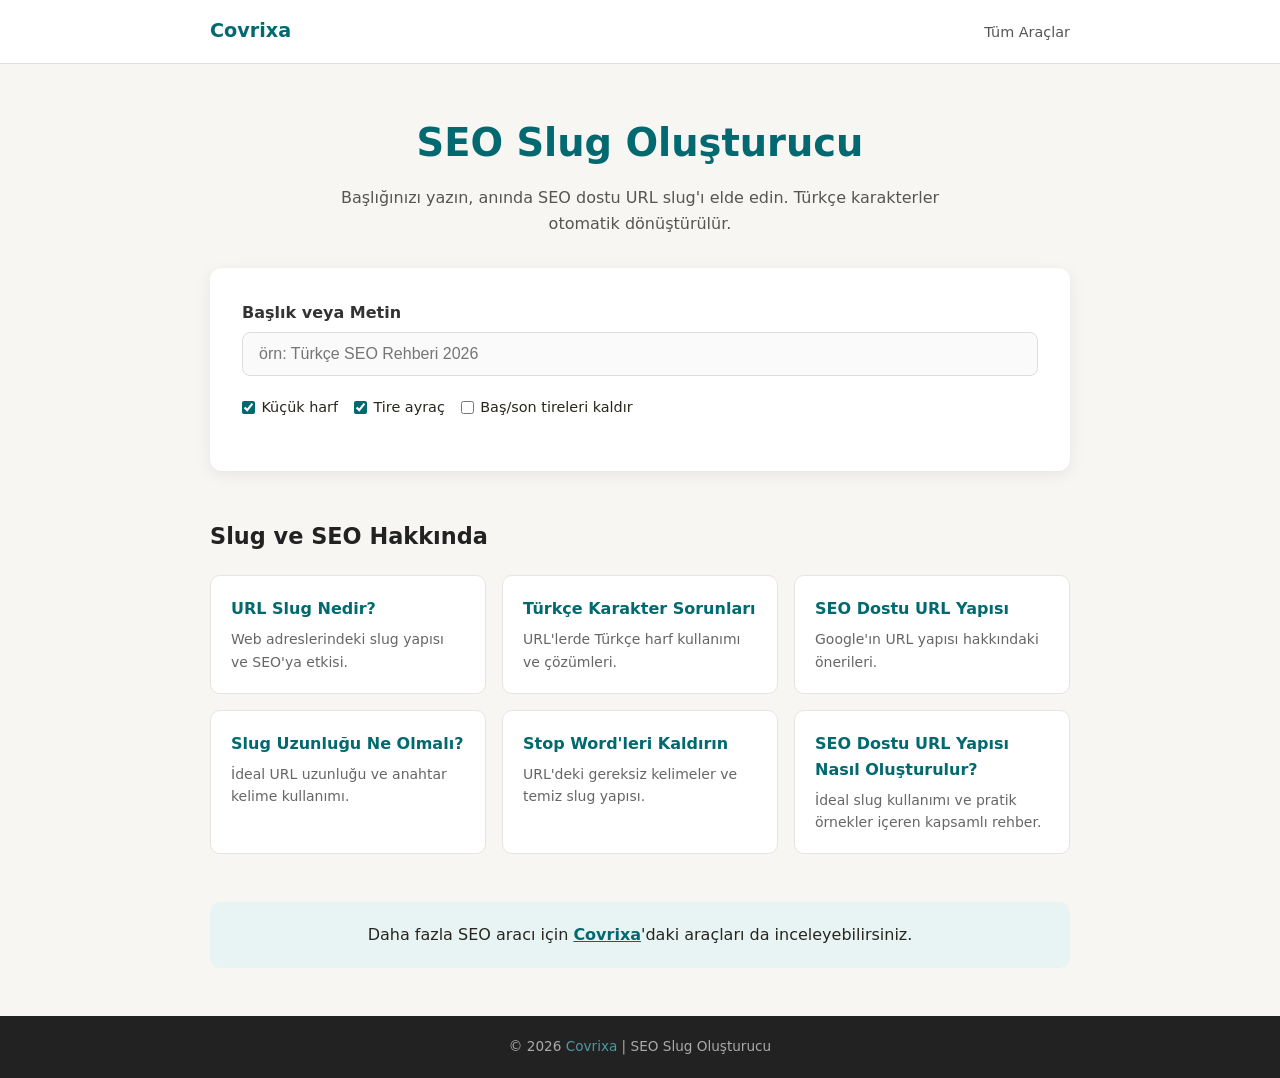
<file: index.html>
<!DOCTYPE html>
<html lang="tr">
<head>
  <!-- Google tag (gtag.js) -->
  <script async src="https://www.googletagmanager.com/gtag/js?id=G-CZY23NY5SJ"></script>
  <script>
    window.dataLayer = window.dataLayer || [];
    function gtag(){dataLayer.push(arguments);}
    gtag('js', new Date());
    gtag('config', 'G-CZY23NY5SJ');
  </script>
  <meta charset="UTF-8">
  <meta name="viewport" content="width=device-width, initial-scale=1.0">
  <title>SEO Slug Oluşturucu | URL Dostu Bağlantı Üretici</title>
  <meta name="description" content="Türkçe karakterleri otomatik dönüştüren ücretsiz SEO slug oluşturucu. Başlığınızı anında URL dostu slug'a çevirin.">
  <link rel="canonical" href="https://polatozaslan21.github.io/slugolusturucu/">
  <meta property="og:title" content="SEO Slug Oluşturucu | URL Dostu Bağlantı Üretici">
  <meta property="og:description" content="Türkçe karakterleri otomatik dönüştüren ücretsiz SEO slug oluşturucu.">
  <meta property="og:type" content="website">
  <meta property="og:url" content="https://polatozaslan21.github.io/slugolusturucu/">
  <meta property="og:locale" content="tr_TR">
  <script type="application/ld+json">{"@context":"https://schema.org","@type":"WebApplication","name":"SEO Slug Oluşturucu","url":"https://polatozaslan21.github.io/slugolusturucu/","description":"Türkçe başlıkları SEO dostu URL slug'larına dönüştürür.","applicationCategory":"UtilityApplication","inLanguage":"tr"}</script>
  <link rel="stylesheet" href="style.css">
</head>
<body>
  <header class="site-header">
    <div class="container">
      <a href="https://covrixa.com" class="logo" target="_blank" rel="noopener">Covrixa</a>
      <nav>
        <a href="https://covrixa.com/tr/" target="_blank" rel="noopener">Tüm Araçlar</a>
      </nav>
    </div>
  </header>

  <main class="container">
    <section class="hero">
      <h1>SEO Slug Oluşturucu</h1>
      <p>Başlığınızı yazın, anında SEO dostu URL slug'ı elde edin. Türkçe karakterler otomatik dönüştürülür.</p>
    </section>

    <section class="calculator-card">
      <div class="form-group">
        <label for="inputText">Başlık veya Metin</label>
        <input type="text" id="inputText" placeholder="örn: Türkçe SEO Rehberi 2026" autocomplete="off">
      </div>
      <div class="options-row">
        <label class="option-label"><input type="checkbox" id="optLower" checked> Küçük harf</label>
        <label class="option-label"><input type="checkbox" id="optDash" checked> Tire ayraç</label>
        <label class="option-label"><input type="checkbox" id="optTrim"> Baş/son tireleri kaldır</label>
      </div>
      <div class="result-group" id="resultGroup" style="display:none">
        <label>Oluşturulan Slug</label>
        <div class="result-row">
          <input type="text" id="slugOutput" readonly>
          <button class="btn-copy" id="copyBtn" onclick="copySlug()">Kopyala</button>
        </div>
        <p class="char-count" id="charCount"></p>
      </div>
    </section>

    <section class="blog-section">
      <h2>Slug ve SEO Hakkında</h2>
      <div class="blog-grid">
        <a href="blog1.html" class="blog-card"><h3>URL Slug Nedir?</h3><p>Web adreslerindeki slug yapısı ve SEO'ya etkisi.</p></a>
        <a href="blog2.html" class="blog-card"><h3>Türkçe Karakter Sorunları</h3><p>URL'lerde Türkçe harf kullanımı ve çözümleri.</p></a>
        <a href="blog3.html" class="blog-card"><h3>SEO Dostu URL Yapısı</h3><p>Google'ın URL yapısı hakkındaki önerileri.</p></a>
        <a href="blog4.html" class="blog-card"><h3>Slug Uzunluğu Ne Olmalı?</h3><p>İdeal URL uzunluğu ve anahtar kelime kullanımı.</p></a>
        <a href="blog5.html" class="blog-card"><h3>Stop Word'leri Kaldırın</h3><p>URL'deki gereksiz kelimeler ve temiz slug yapısı.</p></a>
        <a href="blog6.html" class="blog-card"><h3>SEO Dostu URL Yapısı Nasıl Oluşturulur?</h3><p>İdeal slug kullanımı ve pratik örnekler içeren kapsamlı rehber.</p></a>
      </div>
    </section>

    <section class="covrixa-cta">
      <p>Daha fazla SEO aracı için <a href="https://covrixa.com/tr/" target="_blank" rel="noopener">Covrixa</a>'daki araçları da inceleyebilirsiniz.</p>
    </section>
  </main>

  <footer class="site-footer">
    <div class="container">
      <p>&copy; 2026 <a href="https://covrixa.com" target="_blank" rel="noopener">Covrixa</a> | SEO Slug Oluşturucu</p>
    </div>
  </footer>

  <script src="script.js"></script>
</body>
</html>
</file>
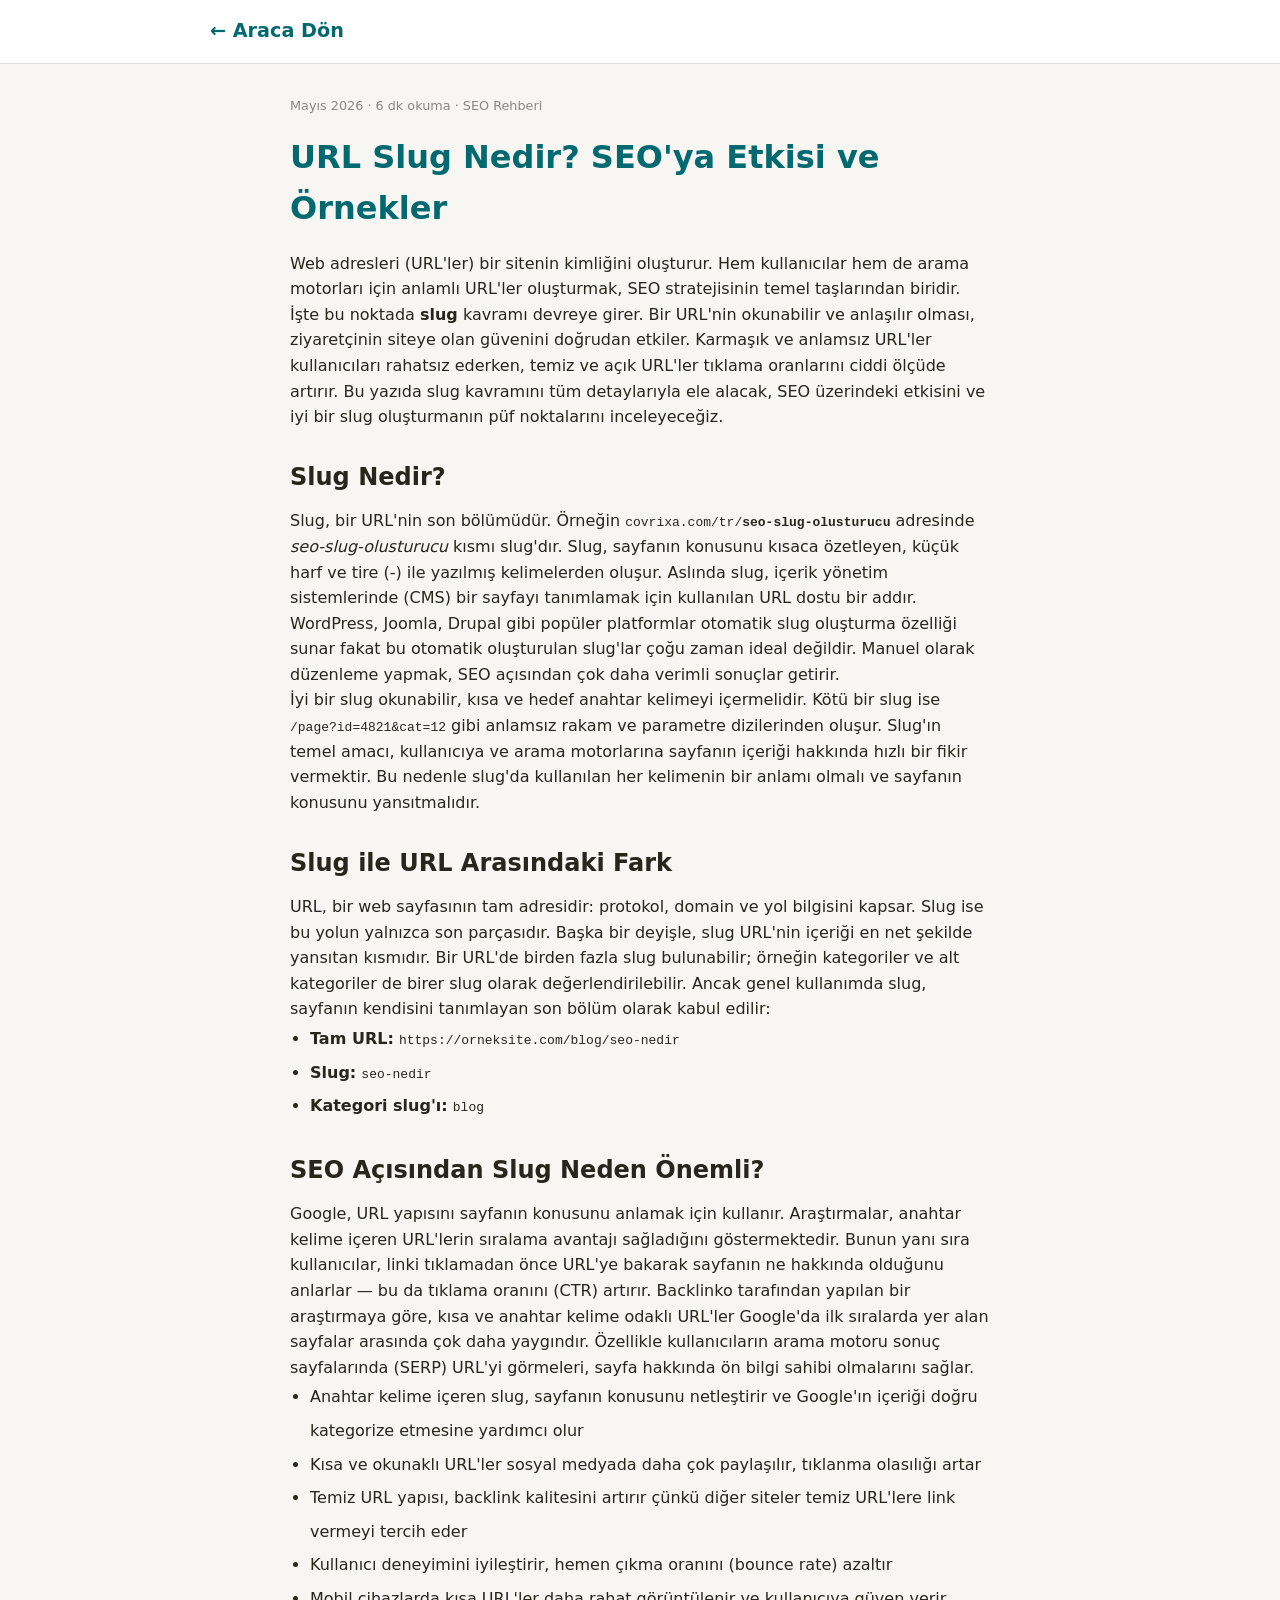
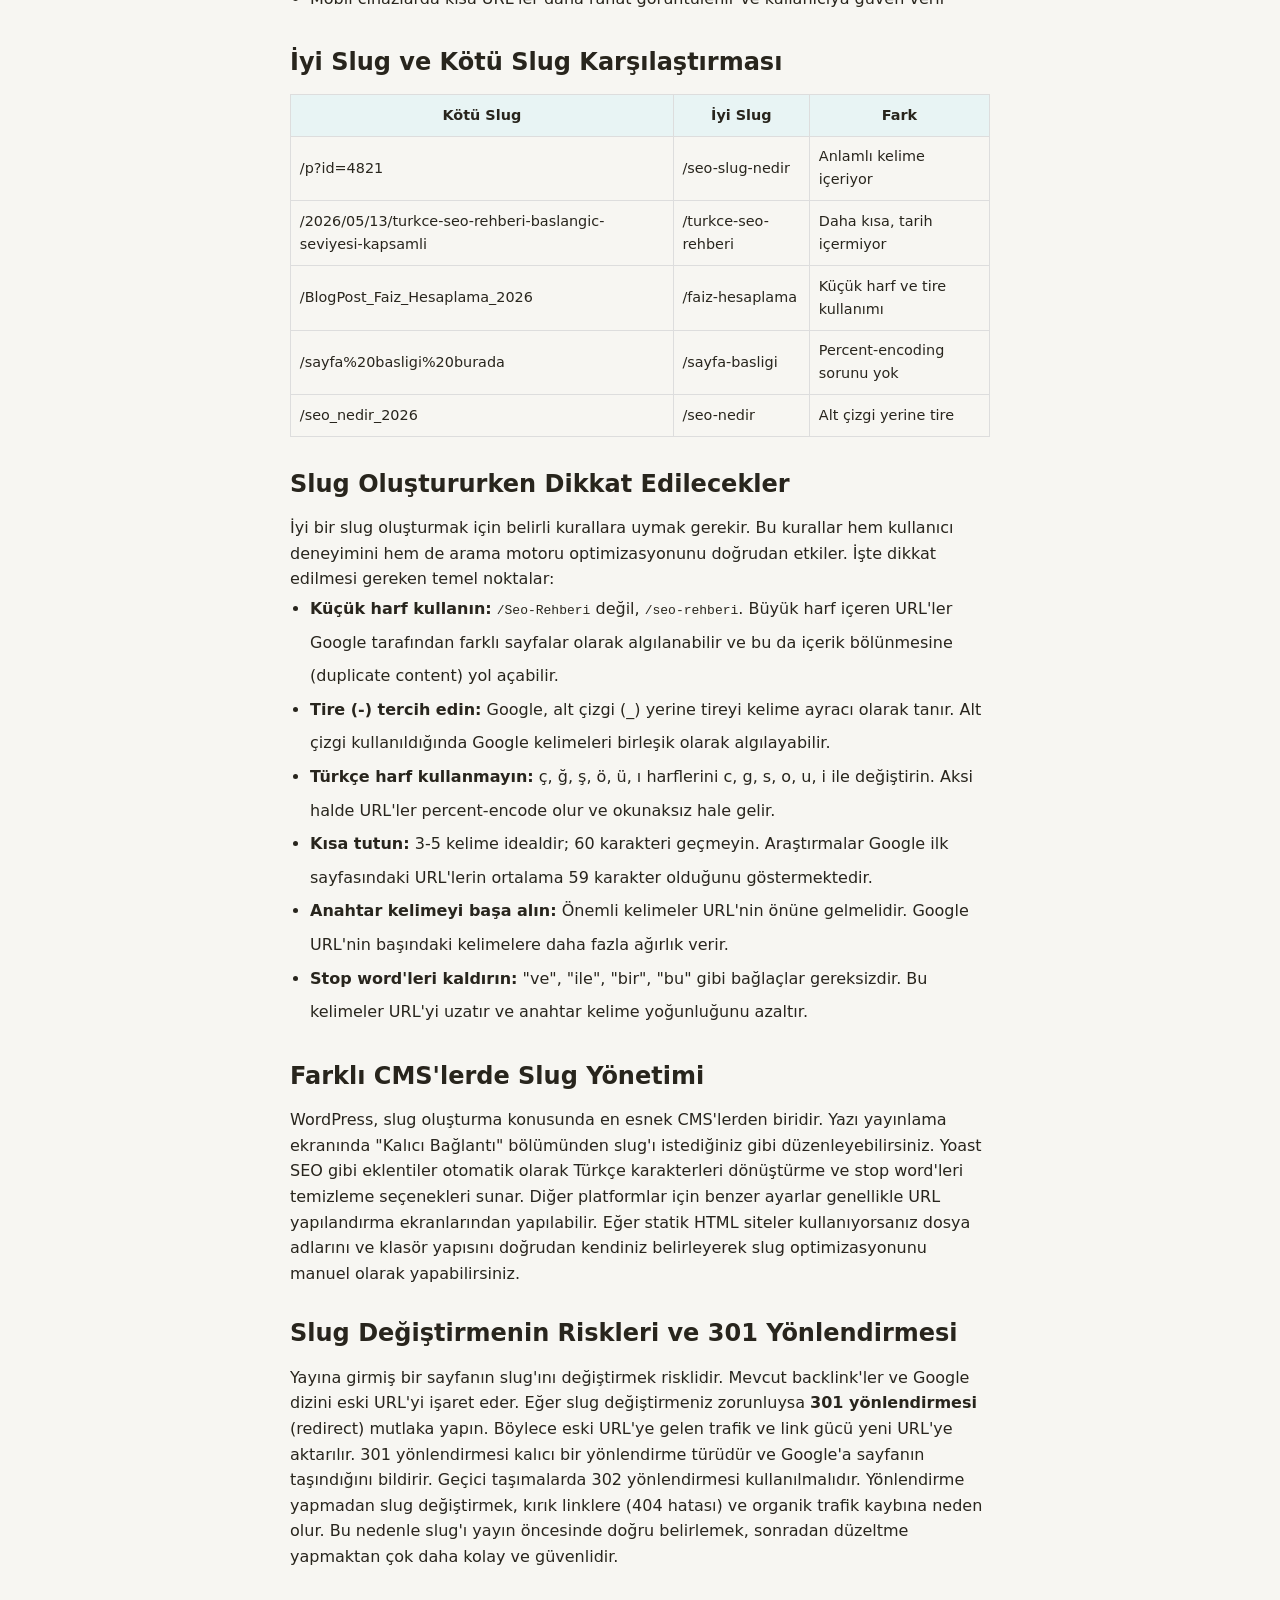
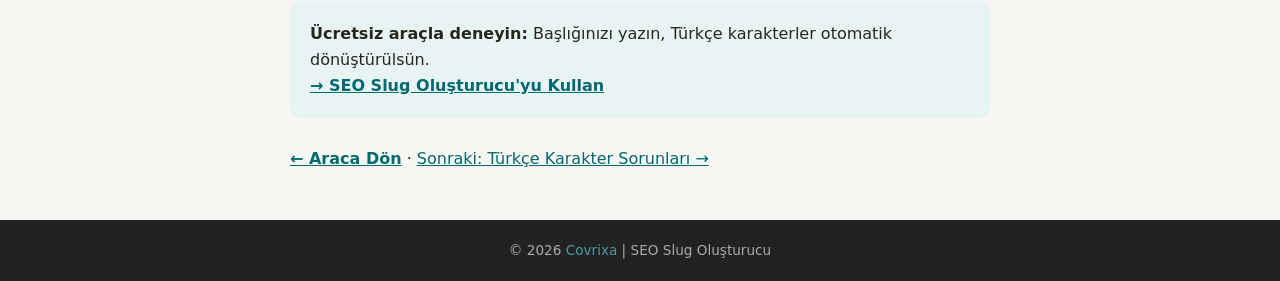
<file: blog1.html>
<!DOCTYPE html>
<html lang="tr">
<head>
  <!-- Google tag (gtag.js) -->
  <script async src="https://www.googletagmanager.com/gtag/js?id=G-CZY23NY5SJ"></script>
  <script>
    window.dataLayer = window.dataLayer || [];
    function gtag(){dataLayer.push(arguments);}
    gtag('js', new Date());
    gtag('config', 'G-CZY23NY5SJ');
  </script>
  <meta charset="UTF-8">
  <meta name="viewport" content="width=device-width, initial-scale=1.0">
  <title>URL Slug Nedir? SEO'ya Etkisi ve Örnekler | SEO Slug Oluşturucu</title>
  <meta name="description" content="URL slug nedir, nasıl oluşturulur ve SEO sıralamalarına etkisi nedir? Kapsamlı rehber ve örneklerle slug yapısını öğrenin.">
  <link rel="canonical" href="https://polatozaslan21.github.io/slugolusturucu/blog1.html">
  <link rel="stylesheet" href="style.css">
</head>
<body>
  <header class="site-header"><div class="container"><a href="index.html" class="logo">← Araca Dön</a></div></header>
  <main class="container" style="padding-top:2rem;padding-bottom:3rem;max-width:740px">
    <div style="font-size:.8rem;color:#888;margin-bottom:1rem">Mayıs 2026 · 6 dk okuma · SEO Rehberi</div>
    <h1 style="color:#01696f;margin-bottom:1rem">URL Slug Nedir? SEO'ya Etkisi ve Örnekler</h1>

    <p>Web adresleri (URL'ler) bir sitenin kimliğini oluşturur. Hem kullanıcılar hem de arama motorları için anlamlı URL'ler oluşturmak, SEO stratejisinin temel taşlarından biridir. İşte bu noktada <strong>slug</strong> kavramı devreye girer. Bir URL'nin okunabilir ve anlaşılır olması, ziyaretçinin siteye olan güvenini doğrudan etkiler. Karmaşık ve anlamsız URL'ler kullanıcıları rahatsız ederken, temiz ve açık URL'ler tıklama oranlarını ciddi ölçüde artırır. Bu yazıda slug kavramını tüm detaylarıyla ele alacak, SEO üzerindeki etkisini ve iyi bir slug oluşturmanın püf noktalarını inceleyeceğiz.</p>

    <h2 style="margin:1.75rem 0 .75rem">Slug Nedir?</h2>
    <p>Slug, bir URL'nin son bölümüdür. Örneğin <code>covrixa.com/tr/<strong>seo-slug-olusturucu</strong></code> adresinde <em>seo-slug-olusturucu</em> kısmı slug'dır. Slug, sayfanın konusunu kısaca özetleyen, küçük harf ve tire (-) ile yazılmış kelimelerden oluşur. Aslında slug, içerik yönetim sistemlerinde (CMS) bir sayfayı tanımlamak için kullanılan URL dostu bir addır. WordPress, Joomla, Drupal gibi popüler platformlar otomatik slug oluşturma özelliği sunar fakat bu otomatik oluşturulan slug'lar çoğu zaman ideal değildir. Manuel olarak düzenleme yapmak, SEO açısından çok daha verimli sonuçlar getirir.</p>
    <p>İyi bir slug okunabilir, kısa ve hedef anahtar kelimeyi içermelidir. Kötü bir slug ise <code>/page?id=4821&cat=12</code> gibi anlamsız rakam ve parametre dizilerinden oluşur. Slug'ın temel amacı, kullanıcıya ve arama motorlarına sayfanın içeriği hakkında hızlı bir fikir vermektir. Bu nedenle slug'da kullanılan her kelimenin bir anlamı olmalı ve sayfanın konusunu yansıtmalıdır.</p>

    <h2 style="margin:1.75rem 0 .75rem">Slug ile URL Arasındaki Fark</h2>
    <p>URL, bir web sayfasının tam adresidir: protokol, domain ve yol bilgisini kapsar. Slug ise bu yolun yalnızca son parçasıdır. Başka bir deyişle, slug URL'nin içeriği en net şekilde yansıtan kısmıdır. Bir URL'de birden fazla slug bulunabilir; örneğin kategoriler ve alt kategoriler de birer slug olarak değerlendirilebilir. Ancak genel kullanımda slug, sayfanın kendisini tanımlayan son bölüm olarak kabul edilir:</p>
    <ul style="margin-left:1.25rem;line-height:2.1">
      <li><strong>Tam URL:</strong> <code>https://orneksite.com/blog/seo-nedir</code></li>
      <li><strong>Slug:</strong> <code>seo-nedir</code></li>
      <li><strong>Kategori slug'ı:</strong> <code>blog</code></li>
    </ul>

    <h2 style="margin:1.75rem 0 .75rem">SEO Açısından Slug Neden Önemli?</h2>
    <p>Google, URL yapısını sayfanın konusunu anlamak için kullanır. Araştırmalar, anahtar kelime içeren URL'lerin sıralama avantajı sağladığını göstermektedir. Bunun yanı sıra kullanıcılar, linki tıklamadan önce URL'ye bakarak sayfanın ne hakkında olduğunu anlarlar — bu da tıklama oranını (CTR) artırır. Backlinko tarafından yapılan bir araştırmaya göre, kısa ve anahtar kelime odaklı URL'ler Google'da ilk sıralarda yer alan sayfalar arasında çok daha yaygındır. Özellikle kullanıcıların arama motoru sonuç sayfalarında (SERP) URL'yi görmeleri, sayfa hakkında ön bilgi sahibi olmalarını sağlar.</p>
    <ul style="margin-left:1.25rem;line-height:2.1">
      <li>Anahtar kelime içeren slug, sayfanın konusunu netleştirir ve Google'ın içeriği doğru kategorize etmesine yardımcı olur</li>
      <li>Kısa ve okunaklı URL'ler sosyal medyada daha çok paylaşılır, tıklanma olasılığı artar</li>
      <li>Temiz URL yapısı, backlink kalitesini artırır çünkü diğer siteler temiz URL'lere link vermeyi tercih eder</li>
      <li>Kullanıcı deneyimini iyileştirir, hemen çıkma oranını (bounce rate) azaltır</li>
      <li>Mobil cihazlarda kısa URL'ler daha rahat görüntülenir ve kullanıcıya güven verir</li>
    </ul>

    <h2 style="margin:1.75rem 0 .75rem">İyi Slug ve Kötü Slug Karşılaştırması</h2>
    <table style="width:100%;border-collapse:collapse;font-size:.9rem;margin-bottom:.5rem">
      <thead><tr style="background:#e8f4f4"><th style="padding:.55rem;border:1px solid #ddd">Kötü Slug</th><th style="padding:.55rem;border:1px solid #ddd">İyi Slug</th><th style="padding:.55rem;border:1px solid #ddd">Fark</th></tr></thead>
      <tbody>
        <tr><td style="padding:.55rem;border:1px solid #ddd">/p?id=4821</td><td style="padding:.55rem;border:1px solid #ddd">/seo-slug-nedir</td><td style="padding:.55rem;border:1px solid #ddd">Anlamlı kelime içeriyor</td></tr>
        <tr><td style="padding:.55rem;border:1px solid #ddd">/2026/05/13/turkce-seo-rehberi-baslangic-seviyesi-kapsamli</td><td style="padding:.55rem;border:1px solid #ddd">/turkce-seo-rehberi</td><td style="padding:.55rem;border:1px solid #ddd">Daha kısa, tarih içermiyor</td></tr>
        <tr><td style="padding:.55rem;border:1px solid #ddd">/BlogPost_Faiz_Hesaplama_2026</td><td style="padding:.55rem;border:1px solid #ddd">/faiz-hesaplama</td><td style="padding:.55rem;border:1px solid #ddd">Küçük harf ve tire kullanımı</td></tr>
        <tr><td style="padding:.55rem;border:1px solid #ddd">/sayfa%20basligi%20burada</td><td style="padding:.55rem;border:1px solid #ddd">/sayfa-basligi</td><td style="padding:.55rem;border:1px solid #ddd">Percent-encoding sorunu yok</td></tr>
        <tr><td style="padding:.55rem;border:1px solid #ddd">/seo_nedir_2026</td><td style="padding:.55rem;border:1px solid #ddd">/seo-nedir</td><td style="padding:.55rem;border:1px solid #ddd">Alt çizgi yerine tire</td></tr>
      </tbody>
    </table>

    <h2 style="margin:1.75rem 0 .75rem">Slug Oluştururken Dikkat Edilecekler</h2>
    <p>İyi bir slug oluşturmak için belirli kurallara uymak gerekir. Bu kurallar hem kullanıcı deneyimini hem de arama motoru optimizasyonunu doğrudan etkiler. İşte dikkat edilmesi gereken temel noktalar:</p>
    <ul style="margin-left:1.25rem;line-height:2.1">
      <li><strong>Küçük harf kullanın:</strong> <code>/Seo-Rehberi</code> değil, <code>/seo-rehberi</code>. Büyük harf içeren URL'ler Google tarafından farklı sayfalar olarak algılanabilir ve bu da içerik bölünmesine (duplicate content) yol açabilir.</li>
      <li><strong>Tire (-) tercih edin:</strong> Google, alt çizgi (_) yerine tireyi kelime ayracı olarak tanır. Alt çizgi kullanıldığında Google kelimeleri birleşik olarak algılayabilir.</li>
      <li><strong>Türkçe harf kullanmayın:</strong> ç, ğ, ş, ö, ü, ı harflerini c, g, s, o, u, i ile değiştirin. Aksi halde URL'ler percent-encode olur ve okunaksız hale gelir.</li>
      <li><strong>Kısa tutun:</strong> 3-5 kelime idealdir; 60 karakteri geçmeyin. Araştırmalar Google ilk sayfasındaki URL'lerin ortalama 59 karakter olduğunu göstermektedir.</li>
      <li><strong>Anahtar kelimeyi başa alın:</strong> Önemli kelimeler URL'nin önüne gelmelidir. Google URL'nin başındaki kelimelere daha fazla ağırlık verir.</li>
      <li><strong>Stop word'leri kaldırın:</strong> "ve", "ile", "bir", "bu" gibi bağlaçlar gereksizdir. Bu kelimeler URL'yi uzatır ve anahtar kelime yoğunluğunu azaltır.</li>
    </ul>

    <h2 style="margin:1.75rem 0 .75rem">Farklı CMS'lerde Slug Yönetimi</h2>
    <p>WordPress, slug oluşturma konusunda en esnek CMS'lerden biridir. Yazı yayınlama ekranında "Kalıcı Bağlantı" bölümünden slug'ı istediğiniz gibi düzenleyebilirsiniz. Yoast SEO gibi eklentiler otomatik olarak Türkçe karakterleri dönüştürme ve stop word'leri temizleme seçenekleri sunar. Diğer platformlar için benzer ayarlar genellikle URL yapılandırma ekranlarından yapılabilir. Eğer statik HTML siteler kullanıyorsanız dosya adlarını ve klasör yapısını doğrudan kendiniz belirleyerek slug optimizasyonunu manuel olarak yapabilirsiniz.</p>

    <h2 style="margin:1.75rem 0 .75rem">Slug Değiştirmenin Riskleri ve 301 Yönlendirmesi</h2>
    <p>Yayına girmiş bir sayfanın slug'ını değiştirmek risklidir. Mevcut backlink'ler ve Google dizini eski URL'yi işaret eder. Eğer slug değiştirmeniz zorunluysa <strong>301 yönlendirmesi</strong> (redirect) mutlaka yapın. Böylece eski URL'ye gelen trafik ve link gücü yeni URL'ye aktarılır. 301 yönlendirmesi kalıcı bir yönlendirme türüdür ve Google'a sayfanın taşındığını bildirir. Geçici taşımalarda 302 yönlendirmesi kullanılmalıdır. Yönlendirme yapmadan slug değiştirmek, kırık linklere (404 hatası) ve organik trafik kaybına neden olur. Bu nedenle slug'ı yayın öncesinde doğru belirlemek, sonradan düzeltme yapmaktan çok daha kolay ve güvenlidir.</p>

    <div style="background:#e8f4f4;border-radius:10px;padding:1.25rem;margin-top:2rem">
      <strong>Ücretsiz araçla deneyin:</strong> Başlığınızı yazın, Türkçe karakterler otomatik dönüştürülsün.<br>
      <a href="index.html" style="color:#01696f;font-weight:600">→ SEO Slug Oluşturucu'yu Kullan</a>
    </div>

    <p style="margin-top:1.75rem"><a href="index.html" style="color:#01696f;font-weight:600">← Araca Dön</a> · <a href="blog2.html" style="color:#01696f">Sonraki: Türkçe Karakter Sorunları →</a></p>
  </main>
  <footer class="site-footer"><div class="container"><p>© 2026 <a href="https://covrixa.com" target="_blank" rel="noopener">Covrixa</a> | SEO Slug Oluşturucu</p></div></footer>
</body>
</html>
</file>
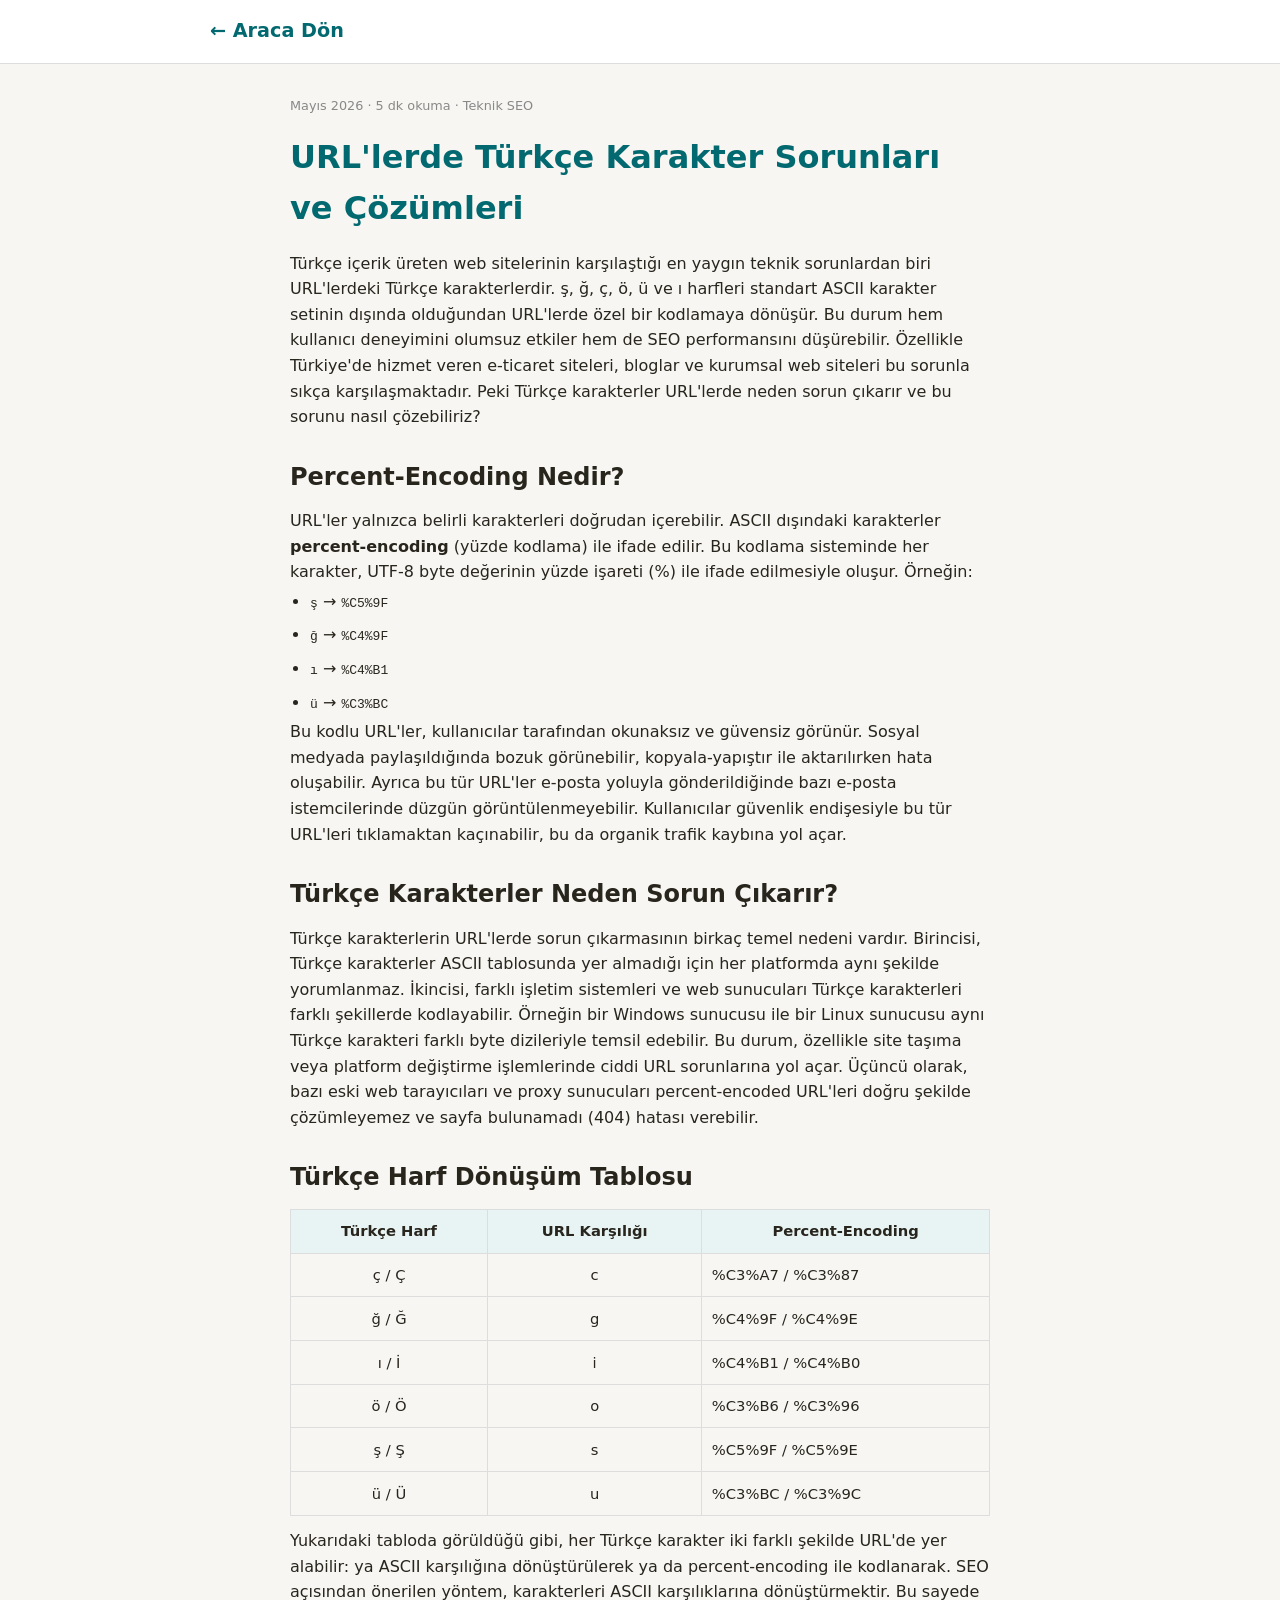
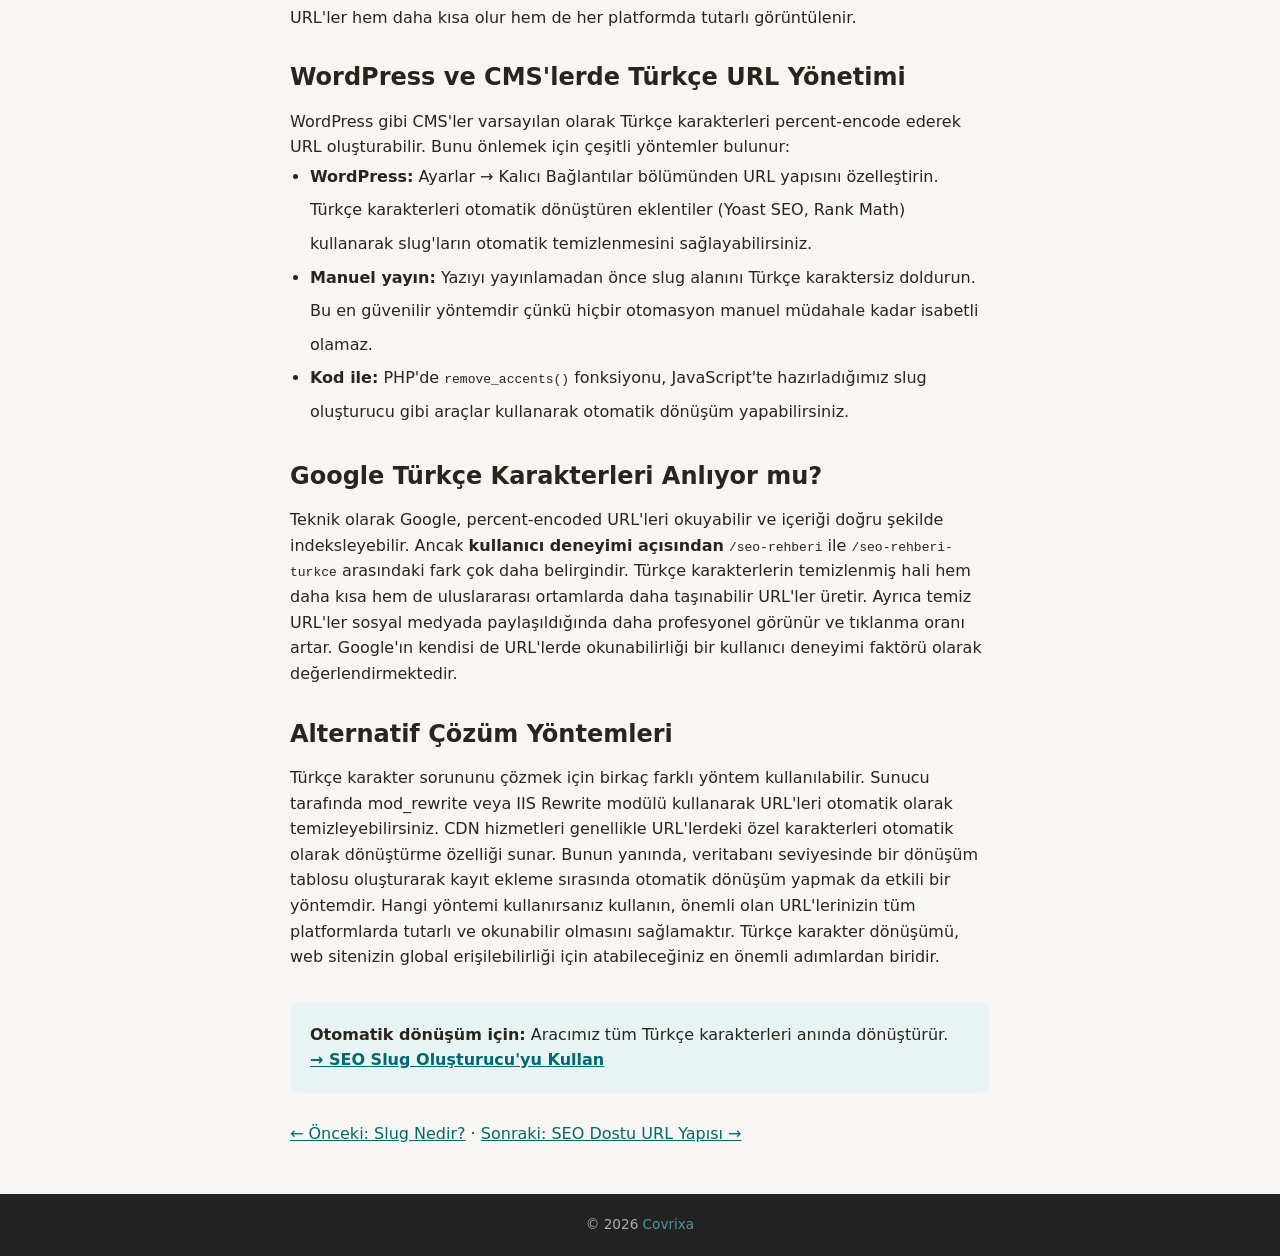
<file: blog2.html>
<!DOCTYPE html>
<html lang="tr">
<head>
  <!-- Google tag (gtag.js) -->
  <script async src="https://www.googletagmanager.com/gtag/js?id=G-CZY23NY5SJ"></script>
  <script>
    window.dataLayer = window.dataLayer || [];
    function gtag(){dataLayer.push(arguments);}
    gtag('js', new Date());
    gtag('config', 'G-CZY23NY5SJ');
  </script>
  <meta charset="UTF-8">
  <meta name="viewport" content="width=device-width, initial-scale=1.0">
  <title>URL'lerde Türkçe Karakter Sorunları ve Çözümleri | SEO Slug Oluşturucu</title>
  <meta name="description" content="ş, ğ, ç, ö, ü, ı gibi Türkçe karakterlerin URL'lerde neden sorun çıkardığını ve nasıl çözüleceğini öğrenin.">
  <link rel="canonical" href="https://polatozaslan21.github.io/slugolusturucu/blog2.html">
  <link rel="stylesheet" href="style.css">
</head>
<body>
  <header class="site-header"><div class="container"><a href="index.html" class="logo">← Araca Dön</a></div></header>
  <main class="container" style="padding-top:2rem;padding-bottom:3rem;max-width:740px">
    <div style="font-size:.8rem;color:#888;margin-bottom:1rem">Mayıs 2026 · 5 dk okuma · Teknik SEO</div>
    <h1 style="color:#01696f;margin-bottom:1rem">URL'lerde Türkçe Karakter Sorunları ve Çözümleri</h1>

    <p>Türkçe içerik üreten web sitelerinin karşılaştığı en yaygın teknik sorunlardan biri URL'lerdeki Türkçe karakterlerdir. ş, ğ, ç, ö, ü ve ı harfleri standart ASCII karakter setinin dışında olduğundan URL'lerde özel bir kodlamaya dönüşür. Bu durum hem kullanıcı deneyimini olumsuz etkiler hem de SEO performansını düşürebilir. Özellikle Türkiye'de hizmet veren e-ticaret siteleri, bloglar ve kurumsal web siteleri bu sorunla sıkça karşılaşmaktadır. Peki Türkçe karakterler URL'lerde neden sorun çıkarır ve bu sorunu nasıl çözebiliriz?</p>

    <h2 style="margin:1.75rem 0 .75rem">Percent-Encoding Nedir?</h2>
    <p>URL'ler yalnızca belirli karakterleri doğrudan içerebilir. ASCII dışındaki karakterler <strong>percent-encoding</strong> (yüzde kodlama) ile ifade edilir. Bu kodlama sisteminde her karakter, UTF-8 byte değerinin yüzde işareti (%) ile ifade edilmesiyle oluşur. Örneğin:</p>
    <ul style="margin-left:1.25rem;line-height:2.1">
      <li><code>ş</code> → <code>%C5%9F</code></li>
      <li><code>ğ</code> → <code>%C4%9F</code></li>
      <li><code>ı</code> → <code>%C4%B1</code></li>
      <li><code>ü</code> → <code>%C3%BC</code></li>
    </ul>
    <p>Bu kodlu URL'ler, kullanıcılar tarafından okunaksız ve güvensiz görünür. Sosyal medyada paylaşıldığında bozuk görünebilir, kopyala-yapıştır ile aktarılırken hata oluşabilir. Ayrıca bu tür URL'ler e-posta yoluyla gönderildiğinde bazı e-posta istemcilerinde düzgün görüntülenmeyebilir. Kullanıcılar güvenlik endişesiyle bu tür URL'leri tıklamaktan kaçınabilir, bu da organik trafik kaybına yol açar.</p>

    <h2 style="margin:1.75rem 0 .75rem">Türkçe Karakterler Neden Sorun Çıkarır?</h2>
    <p>Türkçe karakterlerin URL'lerde sorun çıkarmasının birkaç temel nedeni vardır. Birincisi, Türkçe karakterler ASCII tablosunda yer almadığı için her platformda aynı şekilde yorumlanmaz. İkincisi, farklı işletim sistemleri ve web sunucuları Türkçe karakterleri farklı şekillerde kodlayabilir. Örneğin bir Windows sunucusu ile bir Linux sunucusu aynı Türkçe karakteri farklı byte dizileriyle temsil edebilir. Bu durum, özellikle site taşıma veya platform değiştirme işlemlerinde ciddi URL sorunlarına yol açar. Üçüncü olarak, bazı eski web tarayıcıları ve proxy sunucuları percent-encoded URL'leri doğru şekilde çözümleyemez ve sayfa bulunamadı (404) hatası verebilir.</p>

    <h2 style="margin:1.75rem 0 .75rem">Türkçe Harf Dönüşüm Tablosu</h2>
    <table style="width:100%;border-collapse:collapse;font-size:.92rem">
      <thead><tr style="background:#e8f4f4"><th style="padding:.6rem;border:1px solid #ddd">Türkçe Harf</th><th style="padding:.6rem;border:1px solid #ddd">URL Karşılığı</th><th style="padding:.6rem;border:1px solid #ddd">Percent-Encoding</th></tr></thead>
      <tbody>
        <tr><td style="padding:.6rem;border:1px solid #ddd;text-align:center">ç / Ç</td><td style="padding:.6rem;border:1px solid #ddd;text-align:center">c</td><td style="padding:.6rem;border:1px solid #ddd">%C3%A7 / %C3%87</td></tr>
        <tr><td style="padding:.6rem;border:1px solid #ddd;text-align:center">ğ / Ğ</td><td style="padding:.6rem;border:1px solid #ddd;text-align:center">g</td><td style="padding:.6rem;border:1px solid #ddd">%C4%9F / %C4%9E</td></tr>
        <tr><td style="padding:.6rem;border:1px solid #ddd;text-align:center">ı / İ</td><td style="padding:.6rem;border:1px solid #ddd;text-align:center">i</td><td style="padding:.6rem;border:1px solid #ddd">%C4%B1 / %C4%B0</td></tr>
        <tr><td style="padding:.6rem;border:1px solid #ddd;text-align:center">ö / Ö</td><td style="padding:.6rem;border:1px solid #ddd;text-align:center">o</td><td style="padding:.6rem;border:1px solid #ddd">%C3%B6 / %C3%96</td></tr>
        <tr><td style="padding:.6rem;border:1px solid #ddd;text-align:center">ş / Ş</td><td style="padding:.6rem;border:1px solid #ddd;text-align:center">s</td><td style="padding:.6rem;border:1px solid #ddd">%C5%9F / %C5%9E</td></tr>
        <tr><td style="padding:.6rem;border:1px solid #ddd;text-align:center">ü / Ü</td><td style="padding:.6rem;border:1px solid #ddd;text-align:center">u</td><td style="padding:.6rem;border:1px solid #ddd">%C3%BC / %C3%9C</td></tr>
      </tbody>
    </table>
    <p style="margin-top:.75rem">Yukarıdaki tabloda görüldüğü gibi, her Türkçe karakter iki farklı şekilde URL'de yer alabilir: ya ASCII karşılığına dönüştürülerek ya da percent-encoding ile kodlanarak. SEO açısından önerilen yöntem, karakterleri ASCII karşılıklarına dönüştürmektir. Bu sayede URL'ler hem daha kısa olur hem de her platformda tutarlı görüntülenir.</p>

    <h2 style="margin:1.75rem 0 .75rem">WordPress ve CMS'lerde Türkçe URL Yönetimi</h2>
    <p>WordPress gibi CMS'ler varsayılan olarak Türkçe karakterleri percent-encode ederek URL oluşturabilir. Bunu önlemek için çeşitli yöntemler bulunur:</p>
    <ul style="margin-left:1.25rem;line-height:2.1">
      <li><strong>WordPress:</strong> Ayarlar → Kalıcı Bağlantılar bölümünden URL yapısını özelleştirin. Türkçe karakterleri otomatik dönüştüren eklentiler (Yoast SEO, Rank Math) kullanarak slug'ların otomatik temizlenmesini sağlayabilirsiniz.</li>
      <li><strong>Manuel yayın:</strong> Yazıyı yayınlamadan önce slug alanını Türkçe karaktersiz doldurun. Bu en güvenilir yöntemdir çünkü hiçbir otomasyon manuel müdahale kadar isabetli olamaz.</li>
      <li><strong>Kod ile:</strong> PHP'de <code>remove_accents()</code> fonksiyonu, JavaScript'te hazırladığımız slug oluşturucu gibi araçlar kullanarak otomatik dönüşüm yapabilirsiniz.</li>
    </ul>

    <h2 style="margin:1.75rem 0 .75rem">Google Türkçe Karakterleri Anlıyor mu?</h2>
    <p>Teknik olarak Google, percent-encoded URL'leri okuyabilir ve içeriği doğru şekilde indeksleyebilir. Ancak <strong>kullanıcı deneyimi açısından</strong> <code>/seo-rehberi</code> ile <code>/seo-rehberi-turkce</code> arasındaki fark çok daha belirgindir. Türkçe karakterlerin temizlenmiş hali hem daha kısa hem de uluslararası ortamlarda daha taşınabilir URL'ler üretir. Ayrıca temiz URL'ler sosyal medyada paylaşıldığında daha profesyonel görünür ve tıklanma oranı artar. Google'ın kendisi de URL'lerde okunabilirliği bir kullanıcı deneyimi faktörü olarak değerlendirmektedir.</p>

    <h2 style="margin:1.75rem 0 .75rem">Alternatif Çözüm Yöntemleri</h2>
    <p>Türkçe karakter sorununu çözmek için birkaç farklı yöntem kullanılabilir. Sunucu tarafında mod_rewrite veya IIS Rewrite modülü kullanarak URL'leri otomatik olarak temizleyebilirsiniz. CDN hizmetleri genellikle URL'lerdeki özel karakterleri otomatik olarak dönüştürme özelliği sunar. Bunun yanında, veritabanı seviyesinde bir dönüşüm tablosu oluşturarak kayıt ekleme sırasında otomatik dönüşüm yapmak da etkili bir yöntemdir. Hangi yöntemi kullanırsanız kullanın, önemli olan URL'lerinizin tüm platformlarda tutarlı ve okunabilir olmasını sağlamaktır. Türkçe karakter dönüşümü, web sitenizin global erişilebilirliği için atabileceğiniz en önemli adımlardan biridir.</p>

    <div style="background:#e8f4f4;border-radius:10px;padding:1.25rem;margin-top:2rem">
      <strong>Otomatik dönüşüm için:</strong> Aracımız tüm Türkçe karakterleri anında dönüştürür.<br>
      <a href="index.html" style="color:#01696f;font-weight:600">→ SEO Slug Oluşturucu'yu Kullan</a>
    </div>

    <p style="margin-top:1.75rem"><a href="blog1.html" style="color:#01696f">← Önceki: Slug Nedir?</a> · <a href="blog3.html" style="color:#01696f">Sonraki: SEO Dostu URL Yapısı →</a></p>
  </main>
  <footer class="site-footer"><div class="container"><p>© 2026 <a href="https://covrixa.com" target="_blank" rel="noopener">Covrixa</a></p></div></footer>
</body>
</html>
</file>
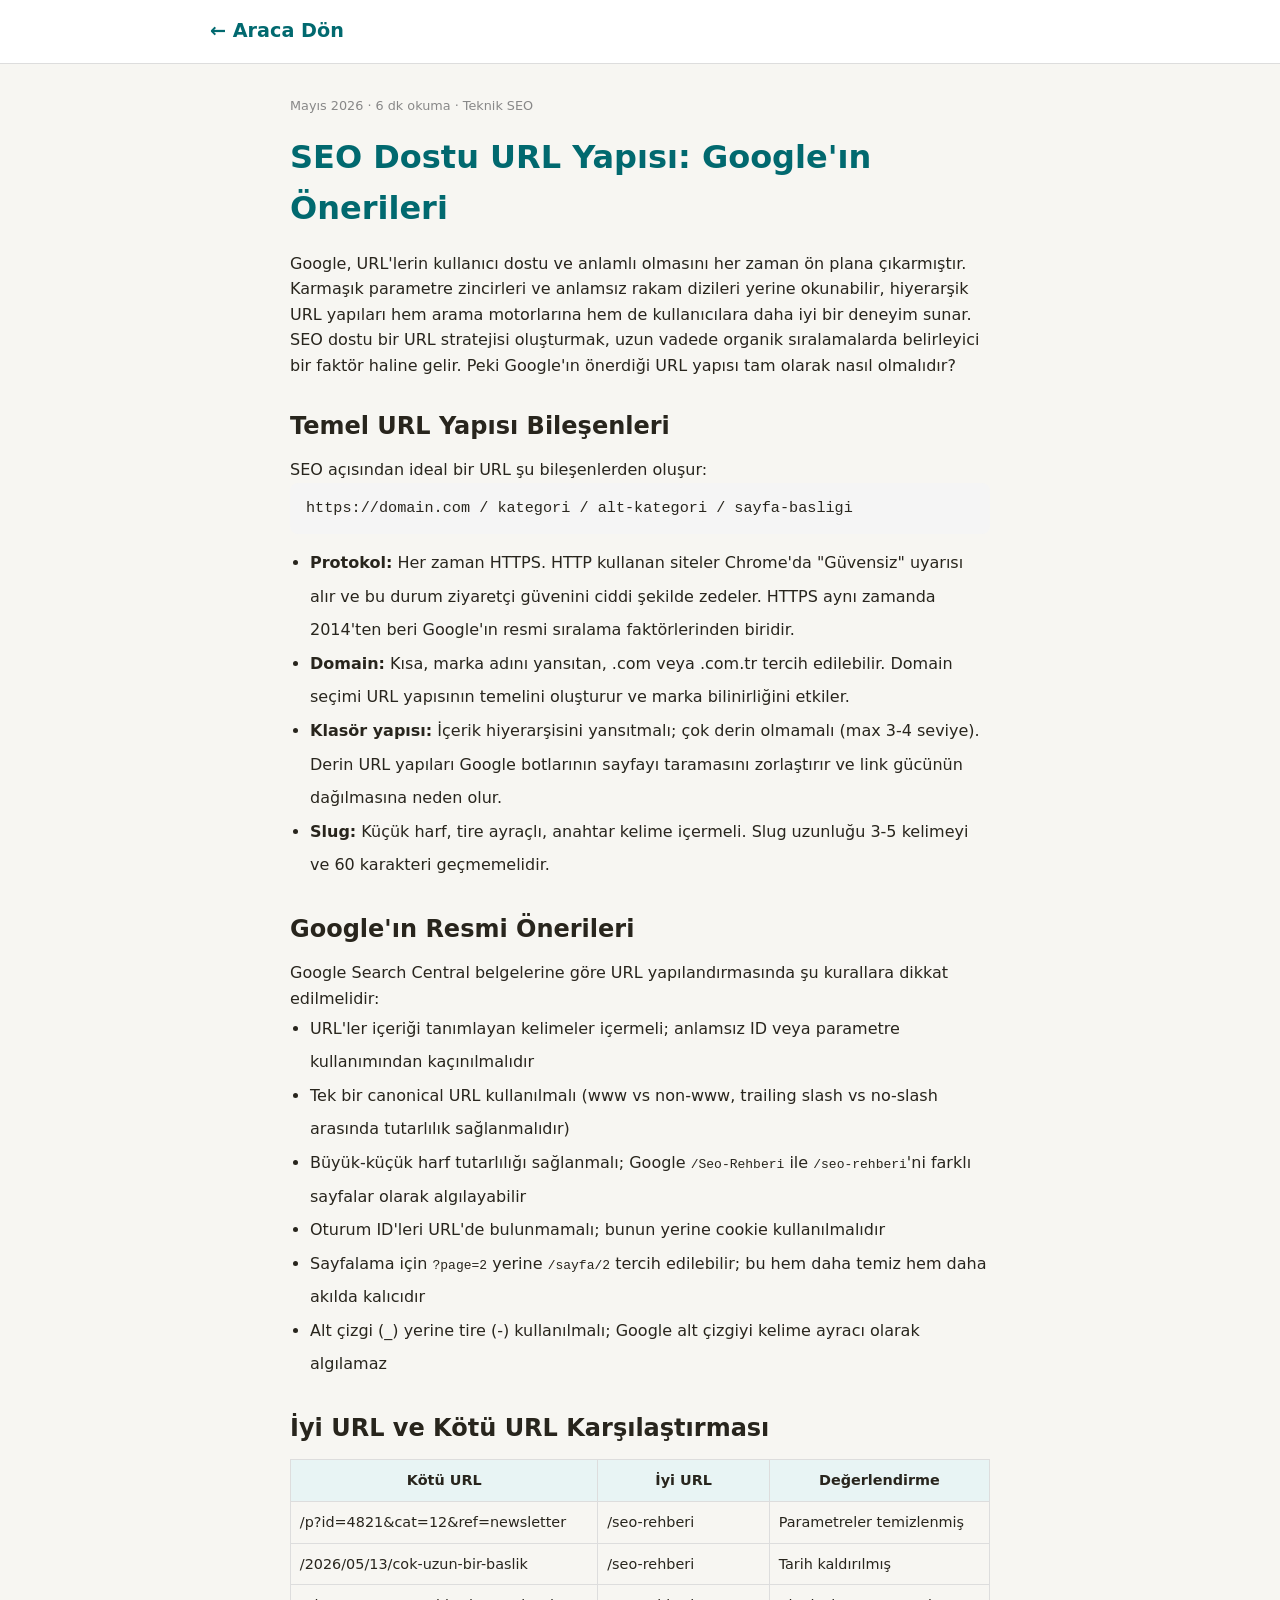
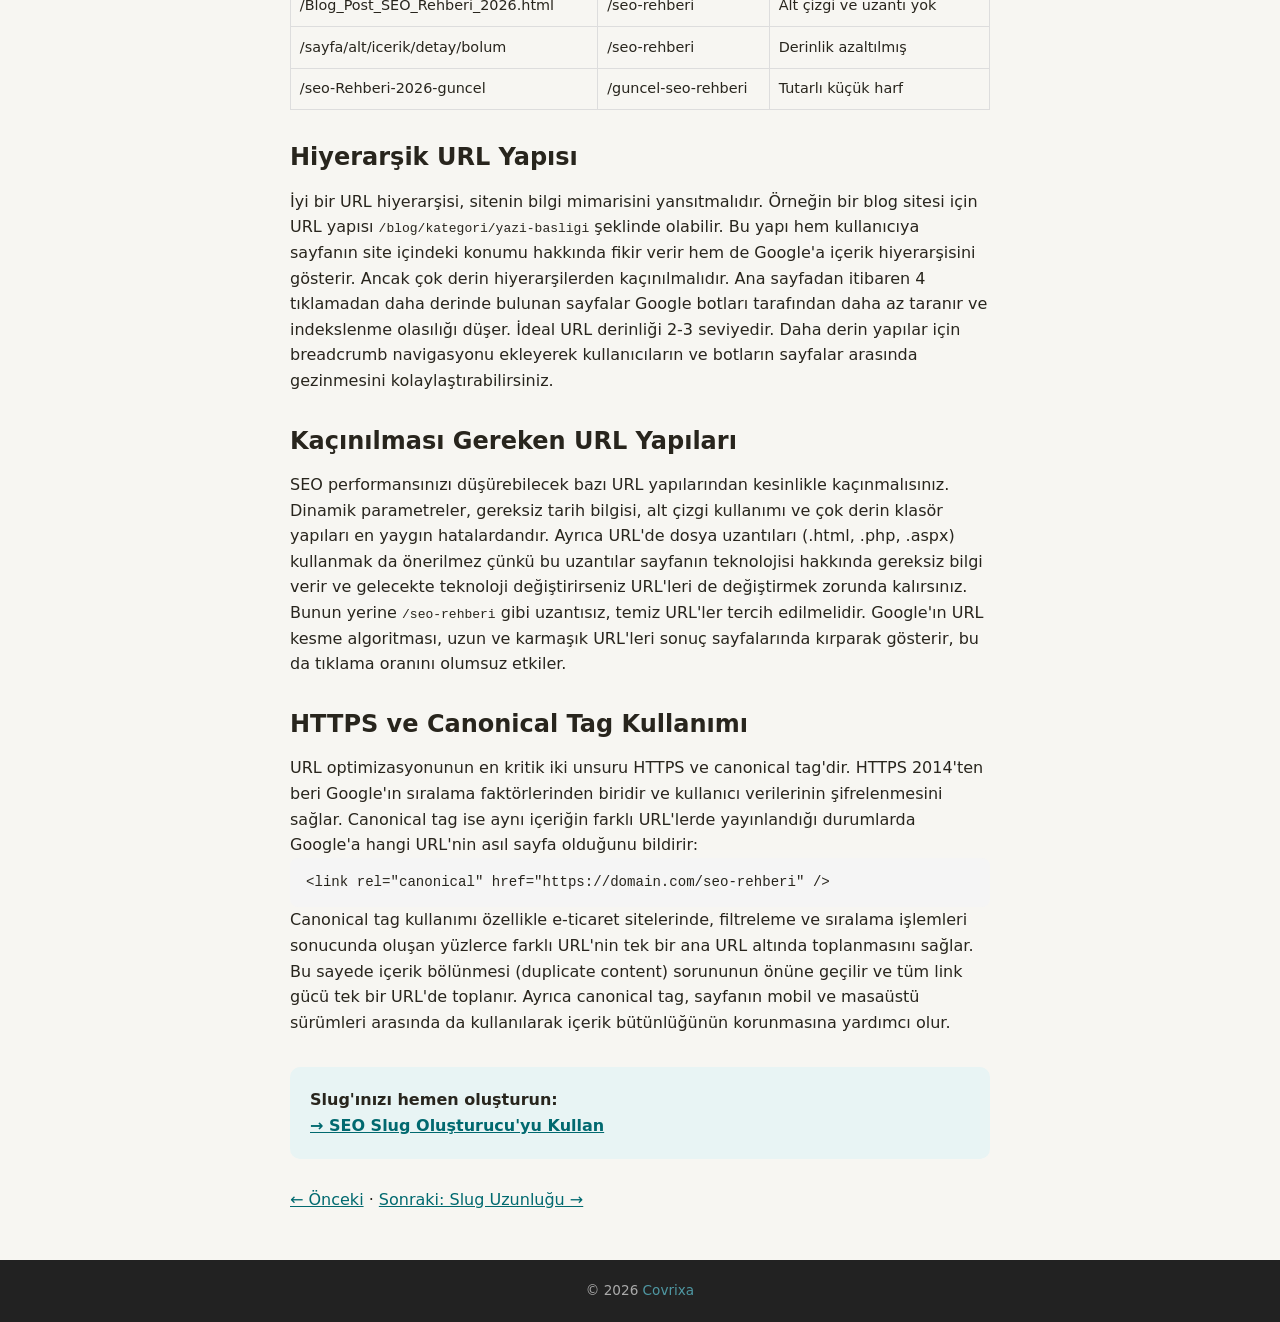
<file: blog3.html>
<!DOCTYPE html>
<html lang="tr">
<head>
  <!-- Google tag (gtag.js) -->
  <script async src="https://www.googletagmanager.com/gtag/js?id=G-CZY23NY5SJ"></script>
  <script>
    window.dataLayer = window.dataLayer || [];
    function gtag(){dataLayer.push(arguments);}
    gtag('js', new Date());
    gtag('config', 'G-CZY23NY5SJ');
  </script>
  <meta charset="UTF-8">
  <meta name="viewport" content="width=device-width, initial-scale=1.0">
  <title>SEO Dostu URL Yapısı: Google'ın Önerileri | SEO Slug Oluşturucu</title>
  <meta name="description" content="Google'ın önerdiği SEO dostu URL yapısı nasıl olmalıdır? Hiyerarşi, uzunluk ve best practice rehberi.">
  <link rel="canonical" href="https://polatozaslan21.github.io/slugolusturucu/blog3.html">
  <link rel="stylesheet" href="style.css">
</head>
<body>
  <header class="site-header"><div class="container"><a href="index.html" class="logo">← Araca Dön</a></div></header>
  <main class="container" style="padding-top:2rem;padding-bottom:3rem;max-width:740px">
    <div style="font-size:.8rem;color:#888;margin-bottom:1rem">Mayıs 2026 · 6 dk okuma · Teknik SEO</div>
    <h1 style="color:#01696f;margin-bottom:1rem">SEO Dostu URL Yapısı: Google'ın Önerileri</h1>

    <p>Google, URL'lerin kullanıcı dostu ve anlamlı olmasını her zaman ön plana çıkarmıştır. Karmaşık parametre zincirleri ve anlamsız rakam dizileri yerine okunabilir, hiyerarşik URL yapıları hem arama motorlarına hem de kullanıcılara daha iyi bir deneyim sunar. SEO dostu bir URL stratejisi oluşturmak, uzun vadede organik sıralamalarda belirleyici bir faktör haline gelir. Peki Google'ın önerdiği URL yapısı tam olarak nasıl olmalıdır?</p>

    <h2 style="margin:1.75rem 0 .75rem">Temel URL Yapısı Bileşenleri</h2>
    <p>SEO açısından ideal bir URL şu bileşenlerden oluşur:</p>
    <p style="background:#f5f5f5;padding:.85rem 1rem;border-radius:8px;font-family:monospace;font-size:.95rem">https://domain.com / kategori / alt-kategori / sayfa-basligi</p>
    <ul style="margin-left:1.25rem;line-height:2.1;margin-top:.75rem">
      <li><strong>Protokol:</strong> Her zaman HTTPS. HTTP kullanan siteler Chrome'da "Güvensiz" uyarısı alır ve bu durum ziyaretçi güvenini ciddi şekilde zedeler. HTTPS aynı zamanda 2014'ten beri Google'ın resmi sıralama faktörlerinden biridir.</li>
      <li><strong>Domain:</strong> Kısa, marka adını yansıtan, .com veya .com.tr tercih edilebilir. Domain seçimi URL yapısının temelini oluşturur ve marka bilinirliğini etkiler.</li>
      <li><strong>Klasör yapısı:</strong> İçerik hiyerarşisini yansıtmalı; çok derin olmamalı (max 3-4 seviye). Derin URL yapıları Google botlarının sayfayı taramasını zorlaştırır ve link gücünün dağılmasına neden olur.</li>
      <li><strong>Slug:</strong> Küçük harf, tire ayraçlı, anahtar kelime içermeli. Slug uzunluğu 3-5 kelimeyi ve 60 karakteri geçmemelidir.</li>
    </ul>

    <h2 style="margin:1.75rem 0 .75rem">Google'ın Resmi Önerileri</h2>
    <p>Google Search Central belgelerine göre URL yapılandırmasında şu kurallara dikkat edilmelidir:</p>
    <ul style="margin-left:1.25rem;line-height:2.1">
      <li>URL'ler içeriği tanımlayan kelimeler içermeli; anlamsız ID veya parametre kullanımından kaçınılmalıdır</li>
      <li>Tek bir canonical URL kullanılmalı (www vs non-www, trailing slash vs no-slash arasında tutarlılık sağlanmalıdır)</li>
      <li>Büyük-küçük harf tutarlılığı sağlanmalı; Google <code>/Seo-Rehberi</code> ile <code>/seo-rehberi</code>'ni farklı sayfalar olarak algılayabilir</li>
      <li>Oturum ID'leri URL'de bulunmamalı; bunun yerine cookie kullanılmalıdır</li>
      <li>Sayfalama için <code>?page=2</code> yerine <code>/sayfa/2</code> tercih edilebilir; bu hem daha temiz hem daha akılda kalıcıdır</li>
      <li>Alt çizgi (_) yerine tire (-) kullanılmalı; Google alt çizgiyi kelime ayracı olarak algılamaz</li>
    </ul>

    <h2 style="margin:1.75rem 0 .75rem">İyi URL ve Kötü URL Karşılaştırması</h2>
    <table style="width:100%;border-collapse:collapse;font-size:.9rem">
      <thead><tr style="background:#e8f4f4"><th style="padding:.55rem;border:1px solid #ddd">Kötü URL</th><th style="padding:.55rem;border:1px solid #ddd">İyi URL</th><th style="padding:.55rem;border:1px solid #ddd">Değerlendirme</th></tr></thead>
      <tbody>
        <tr><td style="padding:.55rem;border:1px solid #ddd">/p?id=4821&cat=12&ref=newsletter</td><td style="padding:.55rem;border:1px solid #ddd">/seo-rehberi</td><td style="padding:.55rem;border:1px solid #ddd">Parametreler temizlenmiş</td></tr>
        <tr><td style="padding:.55rem;border:1px solid #ddd">/2026/05/13/cok-uzun-bir-baslik</td><td style="padding:.55rem;border:1px solid #ddd">/seo-rehberi</td><td style="padding:.55rem;border:1px solid #ddd">Tarih kaldırılmış</td></tr>
        <tr><td style="padding:.55rem;border:1px solid #ddd">/Blog_Post_SEO_Rehberi_2026.html</td><td style="padding:.55rem;border:1px solid #ddd">/seo-rehberi</td><td style="padding:.55rem;border:1px solid #ddd">Alt çizgi ve uzantı yok</td></tr>
        <tr><td style="padding:.55rem;border:1px solid #ddd">/sayfa/alt/icerik/detay/bolum</td><td style="padding:.55rem;border:1px solid #ddd">/seo-rehberi</td><td style="padding:.55rem;border:1px solid #ddd">Derinlik azaltılmış</td></tr>
        <tr><td style="padding:.55rem;border:1px solid #ddd">/seo-Rehberi-2026-guncel</td><td style="padding:.55rem;border:1px solid #ddd">/guncel-seo-rehberi</td><td style="padding:.55rem;border:1px solid #ddd">Tutarlı küçük harf</td></tr>
      </tbody>
    </table>

    <h2 style="margin:1.75rem 0 .75rem">Hiyerarşik URL Yapısı</h2>
    <p>İyi bir URL hiyerarşisi, sitenin bilgi mimarisini yansıtmalıdır. Örneğin bir blog sitesi için URL yapısı <code>/blog/kategori/yazi-basligi</code> şeklinde olabilir. Bu yapı hem kullanıcıya sayfanın site içindeki konumu hakkında fikir verir hem de Google'a içerik hiyerarşisini gösterir. Ancak çok derin hiyerarşilerden kaçınılmalıdır. Ana sayfadan itibaren 4 tıklamadan daha derinde bulunan sayfalar Google botları tarafından daha az taranır ve indekslenme olasılığı düşer. İdeal URL derinliği 2-3 seviyedir. Daha derin yapılar için breadcrumb navigasyonu ekleyerek kullanıcıların ve botların sayfalar arasında gezinmesini kolaylaştırabilirsiniz.</p>

    <h2 style="margin:1.75rem 0 .75rem">Kaçınılması Gereken URL Yapıları</h2>
    <p>SEO performansınızı düşürebilecek bazı URL yapılarından kesinlikle kaçınmalısınız. Dinamik parametreler, gereksiz tarih bilgisi, alt çizgi kullanımı ve çok derin klasör yapıları en yaygın hatalardandır. Ayrıca URL'de dosya uzantıları (.html, .php, .aspx) kullanmak da önerilmez çünkü bu uzantılar sayfanın teknolojisi hakkında gereksiz bilgi verir ve gelecekte teknoloji değiştirirseniz URL'leri de değiştirmek zorunda kalırsınız. Bunun yerine <code>/seo-rehberi</code> gibi uzantısız, temiz URL'ler tercih edilmelidir. Google'ın URL kesme algoritması, uzun ve karmaşık URL'leri sonuç sayfalarında kırparak gösterir, bu da tıklama oranını olumsuz etkiler.</p>

    <h2 style="margin:1.75rem 0 .75rem">HTTPS ve Canonical Tag Kullanımı</h2>
    <p>URL optimizasyonunun en kritik iki unsuru HTTPS ve canonical tag'dir. HTTPS 2014'ten beri Google'ın sıralama faktörlerinden biridir ve kullanıcı verilerinin şifrelenmesini sağlar. Canonical tag ise aynı içeriğin farklı URL'lerde yayınlandığı durumlarda Google'a hangi URL'nin asıl sayfa olduğunu bildirir:</p>
    <p style="background:#f5f5f5;padding:.85rem 1rem;border-radius:8px;font-family:monospace;font-size:.88rem">&lt;link rel="canonical" href="https://domain.com/seo-rehberi" /&gt;</p>
    <p>Canonical tag kullanımı özellikle e-ticaret sitelerinde, filtreleme ve sıralama işlemleri sonucunda oluşan yüzlerce farklı URL'nin tek bir ana URL altında toplanmasını sağlar. Bu sayede içerik bölünmesi (duplicate content) sorununun önüne geçilir ve tüm link gücü tek bir URL'de toplanır. Ayrıca canonical tag, sayfanın mobil ve masaüstü sürümleri arasında da kullanılarak içerik bütünlüğünün korunmasına yardımcı olur.</p>

    <div style="background:#e8f4f4;border-radius:10px;padding:1.25rem;margin-top:2rem">
      <strong>Slug'ınızı hemen oluşturun:</strong><br>
      <a href="index.html" style="color:#01696f;font-weight:600">→ SEO Slug Oluşturucu'yu Kullan</a>
    </div>
    <p style="margin-top:1.75rem"><a href="blog2.html" style="color:#01696f">← Önceki</a> · <a href="blog4.html" style="color:#01696f">Sonraki: Slug Uzunluğu →</a></p>
  </main>
  <footer class="site-footer"><div class="container"><p>© 2026 <a href="https://covrixa.com" target="_blank" rel="noopener">Covrixa</a></p></div></footer>
</body>
</html>
</file>
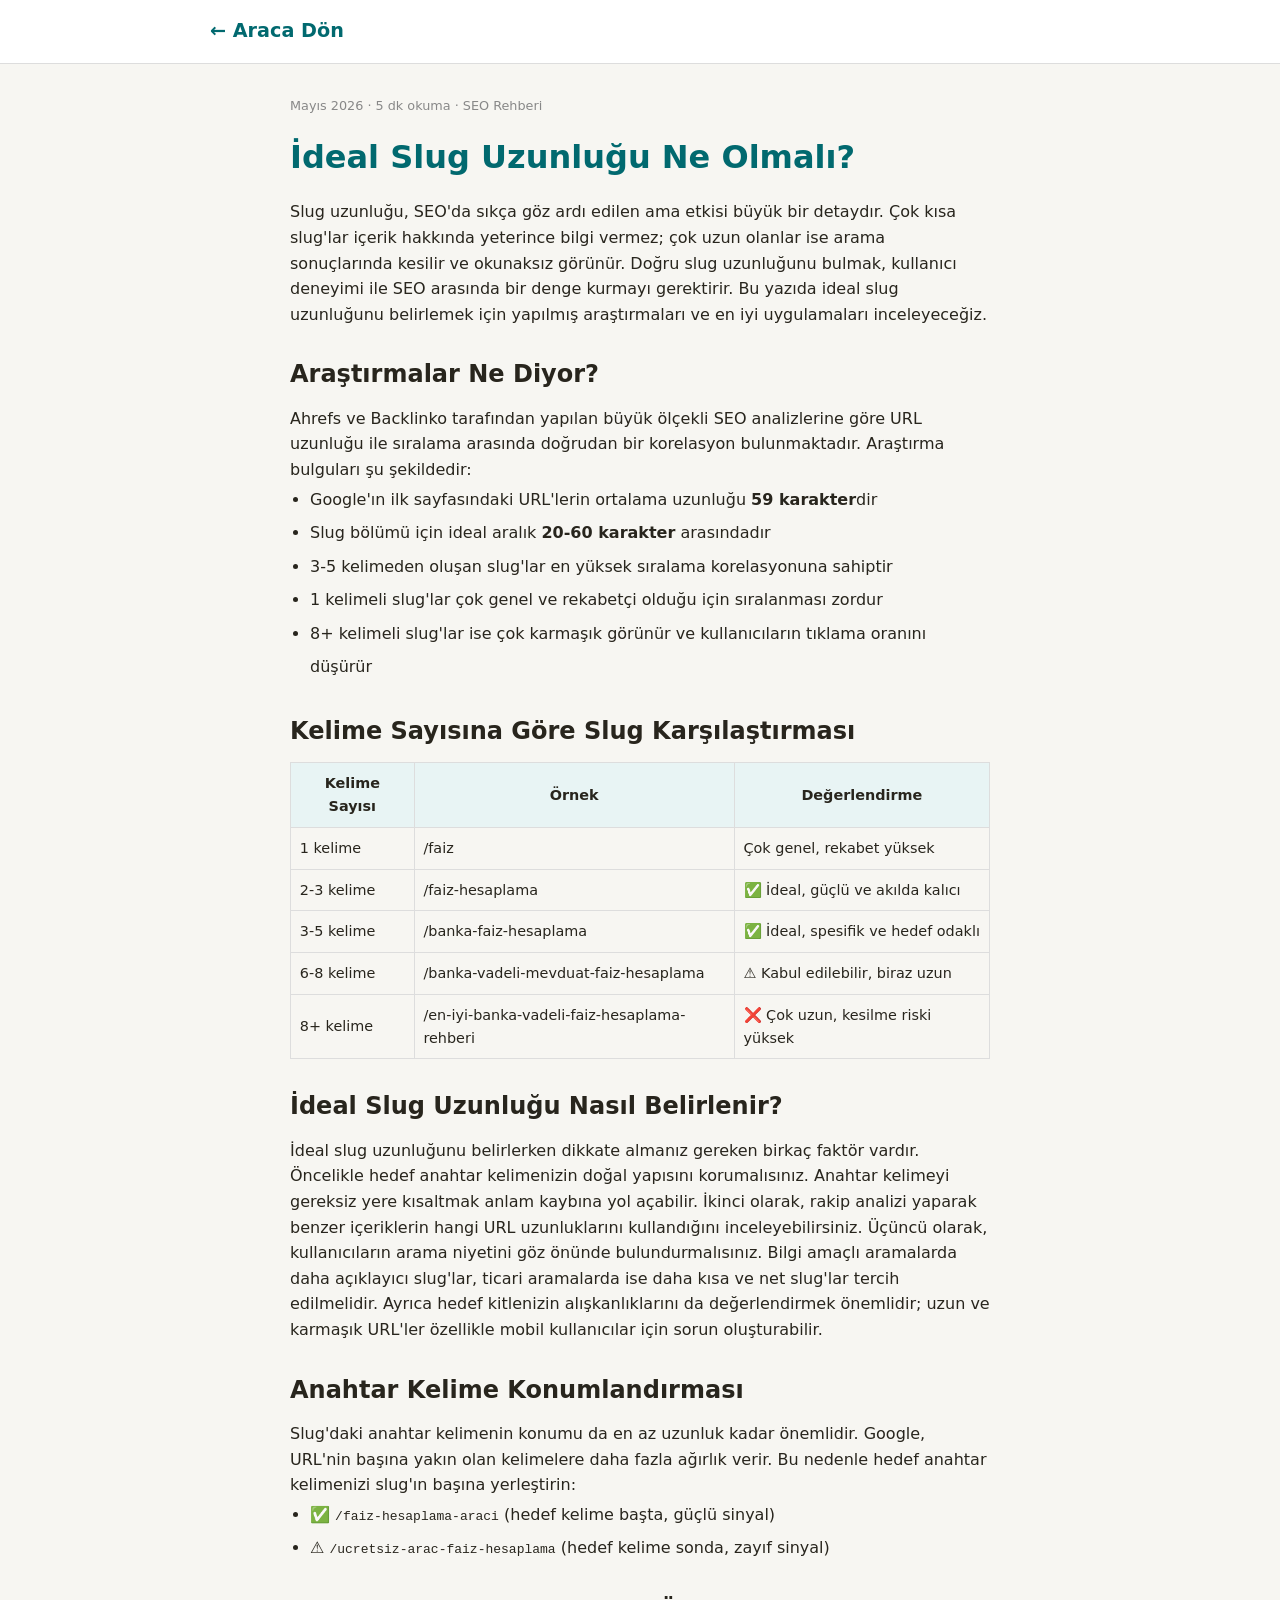
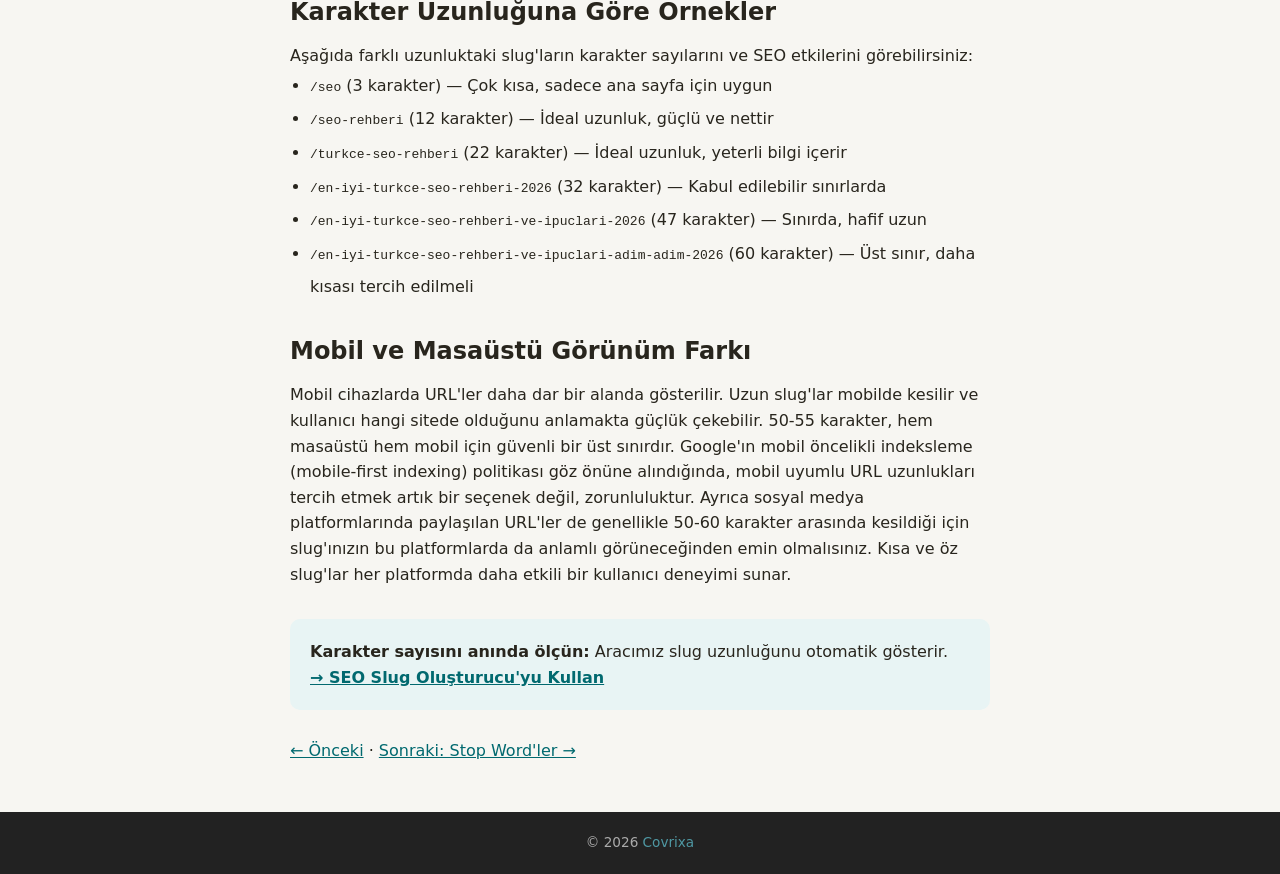
<file: blog4.html>
<!DOCTYPE html>
<html lang="tr">
<head>
  <!-- Google tag (gtag.js) -->
  <script async src="https://www.googletagmanager.com/gtag/js?id=G-CZY23NY5SJ"></script>
  <script>
    window.dataLayer = window.dataLayer || [];
    function gtag(){dataLayer.push(arguments);}
    gtag('js', new Date());
    gtag('config', 'G-CZY23NY5SJ');
  </script>
  <meta charset="UTF-8">
  <meta name="viewport" content="width=device-width, initial-scale=1.0">
  <title>İdeal Slug Uzunluğu Ne Olmalı? | SEO Slug Oluşturucu</title>
  <meta name="description" content="SEO için ideal URL slug uzunluğu nedir? Araştırma verileri ve anahtar kelime kullanım rehberi ile en iyi slug uzunluğunu öğrenin.">
  <link rel="canonical" href="https://polatozaslan21.github.io/slugolusturucu/blog4.html">
  <link rel="stylesheet" href="style.css">
</head>
<body>
  <header class="site-header"><div class="container"><a href="index.html" class="logo">← Araca Dön</a></div></header>
  <main class="container" style="padding-top:2rem;padding-bottom:3rem;max-width:740px">
    <div style="font-size:.8rem;color:#888;margin-bottom:1rem">Mayıs 2026 · 5 dk okuma · SEO Rehberi</div>
    <h1 style="color:#01696f;margin-bottom:1rem">İdeal Slug Uzunluğu Ne Olmalı?</h1>

    <p>Slug uzunluğu, SEO'da sıkça göz ardı edilen ama etkisi büyük bir detaydır. Çok kısa slug'lar içerik hakkında yeterince bilgi vermez; çok uzun olanlar ise arama sonuçlarında kesilir ve okunaksız görünür. Doğru slug uzunluğunu bulmak, kullanıcı deneyimi ile SEO arasında bir denge kurmayı gerektirir. Bu yazıda ideal slug uzunluğunu belirlemek için yapılmış araştırmaları ve en iyi uygulamaları inceleyeceğiz.</p>

    <h2 style="margin:1.75rem 0 .75rem">Araştırmalar Ne Diyor?</h2>
    <p>Ahrefs ve Backlinko tarafından yapılan büyük ölçekli SEO analizlerine göre URL uzunluğu ile sıralama arasında doğrudan bir korelasyon bulunmaktadır. Araştırma bulguları şu şekildedir:</p>
    <ul style="margin-left:1.25rem;line-height:2.1">
      <li>Google'ın ilk sayfasındaki URL'lerin ortalama uzunluğu <strong>59 karakter</strong>dir</li>
      <li>Slug bölümü için ideal aralık <strong>20-60 karakter</strong> arasındadır</li>
      <li>3-5 kelimeden oluşan slug'lar en yüksek sıralama korelasyonuna sahiptir</li>
      <li>1 kelimeli slug'lar çok genel ve rekabetçi olduğu için sıralanması zordur</li>
      <li>8+ kelimeli slug'lar ise çok karmaşık görünür ve kullanıcıların tıklama oranını düşürür</li>
    </ul>

    <h2 style="margin:1.75rem 0 .75rem">Kelime Sayısına Göre Slug Karşılaştırması</h2>
    <table style="width:100%;border-collapse:collapse;font-size:.9rem">
      <thead><tr style="background:#e8f4f4"><th style="padding:.55rem;border:1px solid #ddd">Kelime Sayısı</th><th style="padding:.55rem;border:1px solid #ddd">Örnek</th><th style="padding:.55rem;border:1px solid #ddd">Değerlendirme</th></tr></thead>
      <tbody>
        <tr><td style="padding:.55rem;border:1px solid #ddd">1 kelime</td><td style="padding:.55rem;border:1px solid #ddd">/faiz</td><td style="padding:.55rem;border:1px solid #ddd">Çok genel, rekabet yüksek</td></tr>
        <tr><td style="padding:.55rem;border:1px solid #ddd">2-3 kelime</td><td style="padding:.55rem;border:1px solid #ddd">/faiz-hesaplama</td><td style="padding:.55rem;border:1px solid #ddd">✅ İdeal, güçlü ve akılda kalıcı</td></tr>
        <tr><td style="padding:.55rem;border:1px solid #ddd">3-5 kelime</td><td style="padding:.55rem;border:1px solid #ddd">/banka-faiz-hesaplama</td><td style="padding:.55rem;border:1px solid #ddd">✅ İdeal, spesifik ve hedef odaklı</td></tr>
        <tr><td style="padding:.55rem;border:1px solid #ddd">6-8 kelime</td><td style="padding:.55rem;border:1px solid #ddd">/banka-vadeli-mevduat-faiz-hesaplama</td><td style="padding:.55rem;border:1px solid #ddd">⚠️ Kabul edilebilir, biraz uzun</td></tr>
        <tr><td style="padding:.55rem;border:1px solid #ddd">8+ kelime</td><td style="padding:.55rem;border:1px solid #ddd">/en-iyi-banka-vadeli-faiz-hesaplama-rehberi</td><td style="padding:.55rem;border:1px solid #ddd">❌ Çok uzun, kesilme riski yüksek</td></tr>
      </tbody>
    </table>

    <h2 style="margin:1.75rem 0 .75rem">İdeal Slug Uzunluğu Nasıl Belirlenir?</h2>
    <p>İdeal slug uzunluğunu belirlerken dikkate almanız gereken birkaç faktör vardır. Öncelikle hedef anahtar kelimenizin doğal yapısını korumalısınız. Anahtar kelimeyi gereksiz yere kısaltmak anlam kaybına yol açabilir. İkinci olarak, rakip analizi yaparak benzer içeriklerin hangi URL uzunluklarını kullandığını inceleyebilirsiniz. Üçüncü olarak, kullanıcıların arama niyetini göz önünde bulundurmalısınız. Bilgi amaçlı aramalarda daha açıklayıcı slug'lar, ticari aramalarda ise daha kısa ve net slug'lar tercih edilmelidir. Ayrıca hedef kitlenizin alışkanlıklarını da değerlendirmek önemlidir; uzun ve karmaşık URL'ler özellikle mobil kullanıcılar için sorun oluşturabilir.</p>

    <h2 style="margin:1.75rem 0 .75rem">Anahtar Kelime Konumlandırması</h2>
    <p>Slug'daki anahtar kelimenin konumu da en az uzunluk kadar önemlidir. Google, URL'nin başına yakın olan kelimelere daha fazla ağırlık verir. Bu nedenle hedef anahtar kelimenizi slug'ın başına yerleştirin:</p>
    <ul style="margin-left:1.25rem;line-height:2.1">
      <li>✅ <code>/faiz-hesaplama-araci</code> (hedef kelime başta, güçlü sinyal)</li>
      <li>⚠️ <code>/ucretsiz-arac-faiz-hesaplama</code> (hedef kelime sonda, zayıf sinyal)</li>
    </ul>

    <h2 style="margin:1.75rem 0 .75rem">Karakter Uzunluğuna Göre Örnekler</h2>
    <p>Aşağıda farklı uzunluktaki slug'ların karakter sayılarını ve SEO etkilerini görebilirsiniz:</p>
    <ul style="margin-left:1.25rem;line-height:2.1">
      <li><code>/seo</code> (3 karakter) — Çok kısa, sadece ana sayfa için uygun</li>
      <li><code>/seo-rehberi</code> (12 karakter) — İdeal uzunluk, güçlü ve nettir</li>
      <li><code>/turkce-seo-rehberi</code> (22 karakter) — İdeal uzunluk, yeterli bilgi içerir</li>
      <li><code>/en-iyi-turkce-seo-rehberi-2026</code> (32 karakter) — Kabul edilebilir sınırlarda</li>
      <li><code>/en-iyi-turkce-seo-rehberi-ve-ipuclari-2026</code> (47 karakter) — Sınırda, hafif uzun</li>
      <li><code>/en-iyi-turkce-seo-rehberi-ve-ipuclari-adim-adim-2026</code> (60 karakter) — Üst sınır, daha kısası tercih edilmeli</li>
    </ul>

    <h2 style="margin:1.75rem 0 .75rem">Mobil ve Masaüstü Görünüm Farkı</h2>
    <p>Mobil cihazlarda URL'ler daha dar bir alanda gösterilir. Uzun slug'lar mobilde kesilir ve kullanıcı hangi sitede olduğunu anlamakta güçlük çekebilir. 50-55 karakter, hem masaüstü hem mobil için güvenli bir üst sınırdır. Google'ın mobil öncelikli indeksleme (mobile-first indexing) politikası göz önüne alındığında, mobil uyumlu URL uzunlukları tercih etmek artık bir seçenek değil, zorunluluktur. Ayrıca sosyal medya platformlarında paylaşılan URL'ler de genellikle 50-60 karakter arasında kesildiği için slug'ınızın bu platformlarda da anlamlı görüneceğinden emin olmalısınız. Kısa ve öz slug'lar her platformda daha etkili bir kullanıcı deneyimi sunar.</p>

    <div style="background:#e8f4f4;border-radius:10px;padding:1.25rem;margin-top:2rem">
      <strong>Karakter sayısını anında ölçün:</strong> Aracımız slug uzunluğunu otomatik gösterir.<br>
      <a href="index.html" style="color:#01696f;font-weight:600">→ SEO Slug Oluşturucu'yu Kullan</a>
    </div>
    <p style="margin-top:1.75rem"><a href="blog3.html" style="color:#01696f">← Önceki</a> · <a href="blog5.html" style="color:#01696f">Sonraki: Stop Word'ler →</a></p>
  </main>
  <footer class="site-footer"><div class="container"><p>© 2026 <a href="https://covrixa.com" target="_blank" rel="noopener">Covrixa</a></p></div></footer>
</body>
</html>
</file>
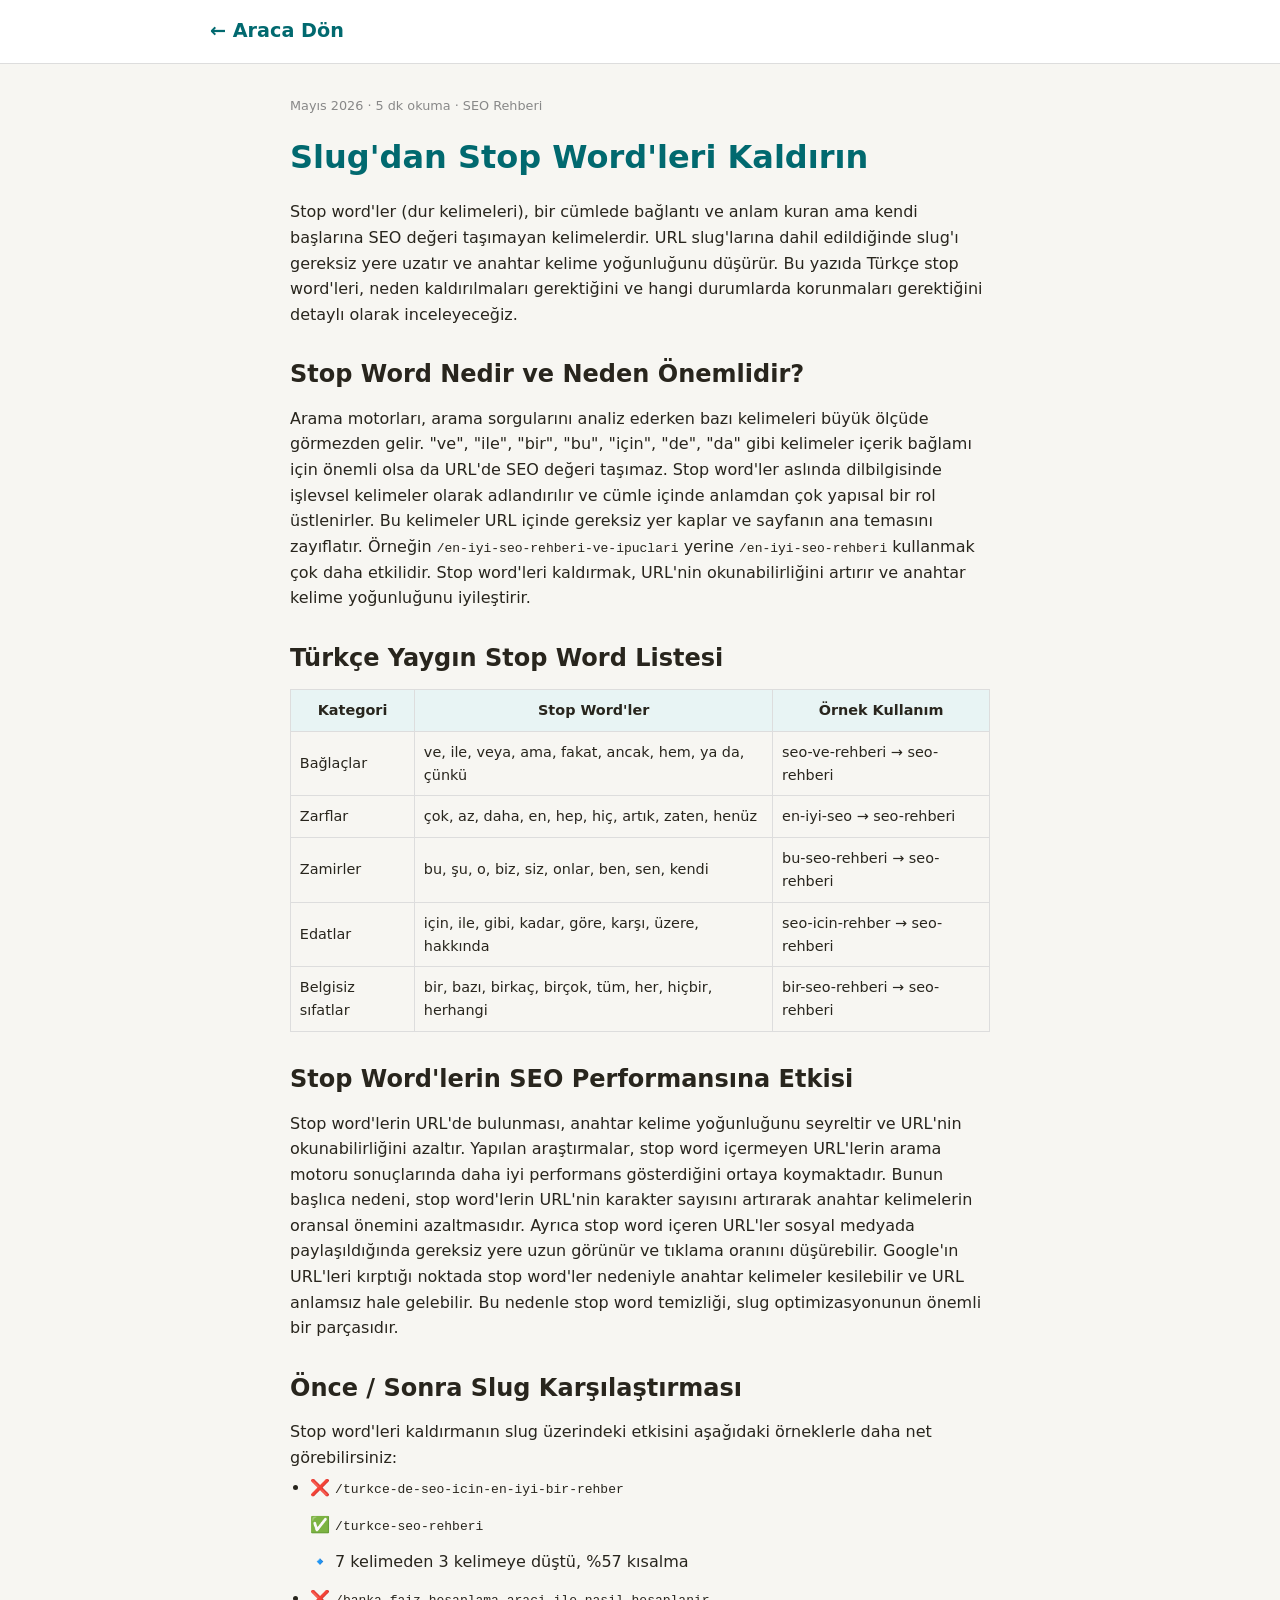
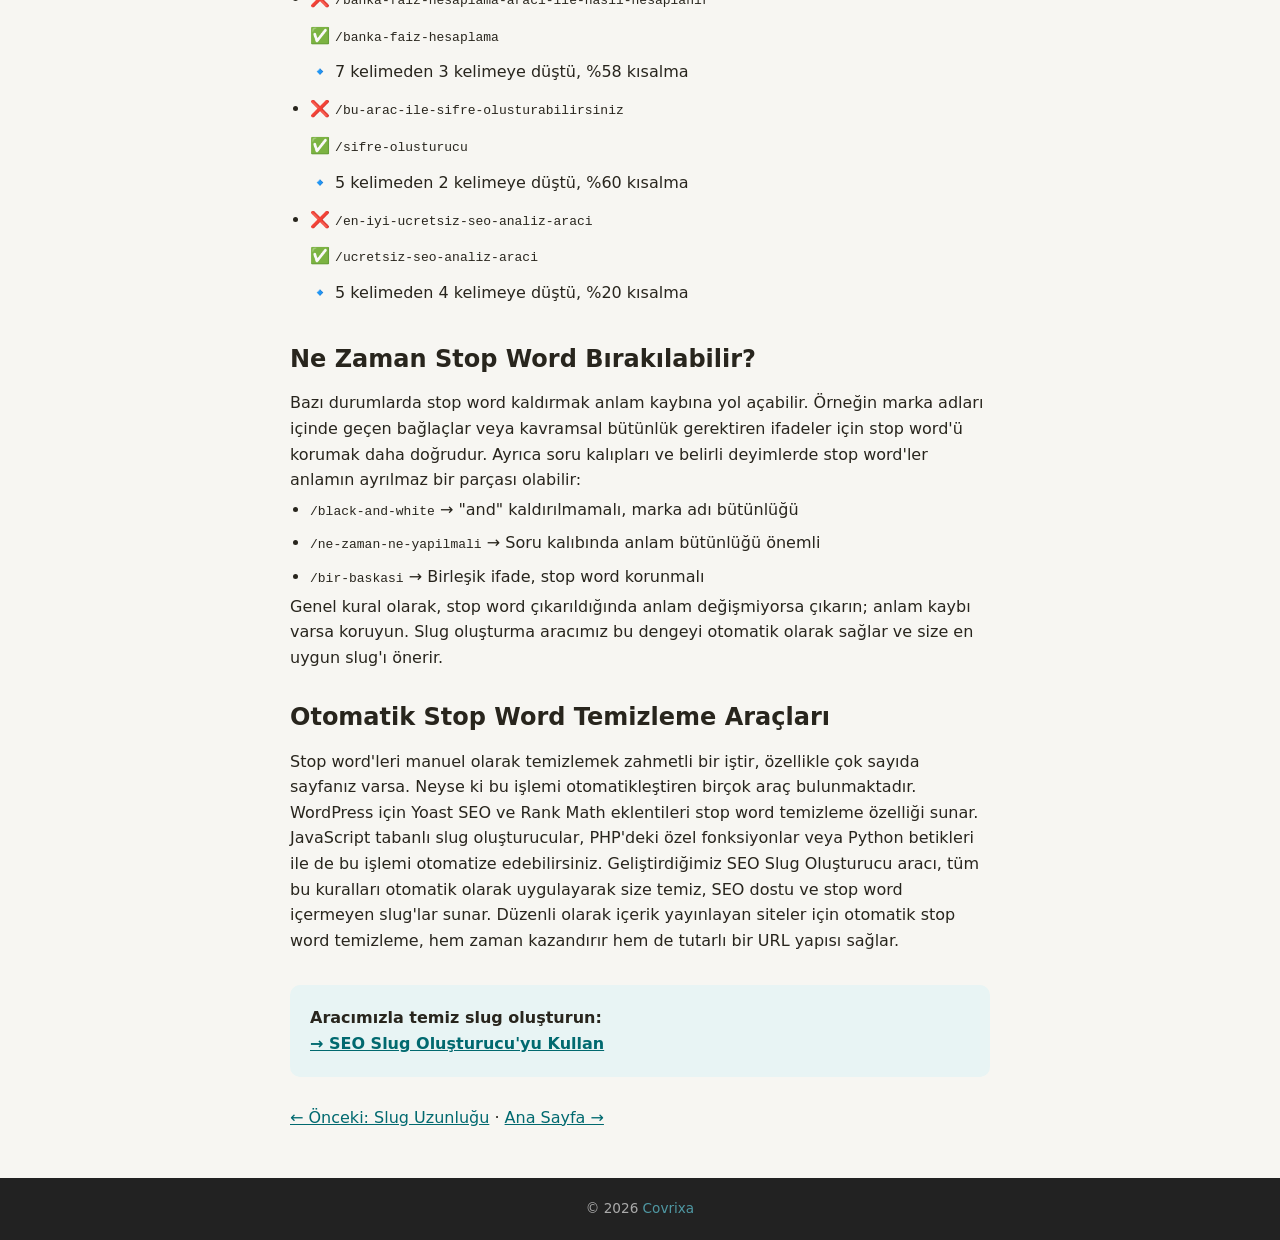
<file: blog5.html>
<!DOCTYPE html>
<html lang="tr">
<head>
  <!-- Google tag (gtag.js) -->
  <script async src="https://www.googletagmanager.com/gtag/js?id=G-CZY23NY5SJ"></script>
  <script>
    window.dataLayer = window.dataLayer || [];
    function gtag(){dataLayer.push(arguments);}
    gtag('js', new Date());
    gtag('config', 'G-CZY23NY5SJ');
  </script>
  <meta charset="UTF-8">
  <meta name="viewport" content="width=device-width, initial-scale=1.0">
  <title>Slug'dan Stop Word'leri Kaldırın | SEO Slug Oluşturucu</title>
  <meta name="description" content="URL slug'larından stop word'leri kaldırarak SEO değerini artırın. Türkçe stop word listesi ve örneklerle kapsamlı rehber.">
  <link rel="canonical" href="https://polatozaslan21.github.io/slugolusturucu/blog5.html">
  <link rel="stylesheet" href="style.css">
</head>
<body>
  <header class="site-header"><div class="container"><a href="index.html" class="logo">← Araca Dön</a></div></header>
  <main class="container" style="padding-top:2rem;padding-bottom:3rem;max-width:740px">
    <div style="font-size:.8rem;color:#888;margin-bottom:1rem">Mayıs 2026 · 5 dk okuma · SEO Rehberi</div>
    <h1 style="color:#01696f;margin-bottom:1rem">Slug'dan Stop Word'leri Kaldırın</h1>

    <p>Stop word'ler (dur kelimeleri), bir cümlede bağlantı ve anlam kuran ama kendi başlarına SEO değeri taşımayan kelimelerdir. URL slug'larına dahil edildiğinde slug'ı gereksiz yere uzatır ve anahtar kelime yoğunluğunu düşürür. Bu yazıda Türkçe stop word'leri, neden kaldırılmaları gerektiğini ve hangi durumlarda korunmaları gerektiğini detaylı olarak inceleyeceğiz.</p>

    <h2 style="margin:1.75rem 0 .75rem">Stop Word Nedir ve Neden Önemlidir?</h2>
    <p>Arama motorları, arama sorgularını analiz ederken bazı kelimeleri büyük ölçüde görmezden gelir. "ve", "ile", "bir", "bu", "için", "de", "da" gibi kelimeler içerik bağlamı için önemli olsa da URL'de SEO değeri taşımaz. Stop word'ler aslında dilbilgisinde işlevsel kelimeler olarak adlandırılır ve cümle içinde anlamdan çok yapısal bir rol üstlenirler. Bu kelimeler URL içinde gereksiz yer kaplar ve sayfanın ana temasını zayıflatır. Örneğin <code>/en-iyi-seo-rehberi-ve-ipuclari</code> yerine <code>/en-iyi-seo-rehberi</code> kullanmak çok daha etkilidir. Stop word'leri kaldırmak, URL'nin okunabilirliğini artırır ve anahtar kelime yoğunluğunu iyileştirir.</p>

    <h2 style="margin:1.75rem 0 .75rem">Türkçe Yaygın Stop Word Listesi</h2>
    <table style="width:100%;border-collapse:collapse;font-size:.9rem">
      <thead><tr style="background:#e8f4f4"><th style="padding:.55rem;border:1px solid #ddd">Kategori</th><th style="padding:.55rem;border:1px solid #ddd">Stop Word'ler</th><th style="padding:.55rem;border:1px solid #ddd">Örnek Kullanım</th></tr></thead>
      <tbody>
        <tr><td style="padding:.55rem;border:1px solid #ddd">Bağlaçlar</td><td style="padding:.55rem;border:1px solid #ddd">ve, ile, veya, ama, fakat, ancak, hem, ya da, çünkü</td><td style="padding:.55rem;border:1px solid #ddd">seo-ve-rehberi → seo-rehberi</td></tr>
        <tr><td style="padding:.55rem;border:1px solid #ddd">Zarflar</td><td style="padding:.55rem;border:1px solid #ddd">çok, az, daha, en, hep, hiç, artık, zaten, henüz</td><td style="padding:.55rem;border:1px solid #ddd">en-iyi-seo → seo-rehberi</td></tr>
        <tr><td style="padding:.55rem;border:1px solid #ddd">Zamirler</td><td style="padding:.55rem;border:1px solid #ddd">bu, şu, o, biz, siz, onlar, ben, sen, kendi</td><td style="padding:.55rem;border:1px solid #ddd">bu-seo-rehberi → seo-rehberi</td></tr>
        <tr><td style="padding:.55rem;border:1px solid #ddd">Edatlar</td><td style="padding:.55rem;border:1px solid #ddd">için, ile, gibi, kadar, göre, karşı, üzere, hakkında</td><td style="padding:.55rem;border:1px solid #ddd">seo-icin-rehber → seo-rehberi</td></tr>
        <tr><td style="padding:.55rem;border:1px solid #ddd">Belgisiz sıfatlar</td><td style="padding:.55rem;border:1px solid #ddd">bir, bazı, birkaç, birçok, tüm, her, hiçbir, herhangi</td><td style="padding:.55rem;border:1px solid #ddd">bir-seo-rehberi → seo-rehberi</td></tr>
      </tbody>
    </table>

    <h2 style="margin:1.75rem 0 .75rem">Stop Word'lerin SEO Performansına Etkisi</h2>
    <p>Stop word'lerin URL'de bulunması, anahtar kelime yoğunluğunu seyreltir ve URL'nin okunabilirliğini azaltır. Yapılan araştırmalar, stop word içermeyen URL'lerin arama motoru sonuçlarında daha iyi performans gösterdiğini ortaya koymaktadır. Bunun başlıca nedeni, stop word'lerin URL'nin karakter sayısını artırarak anahtar kelimelerin oransal önemini azaltmasıdır. Ayrıca stop word içeren URL'ler sosyal medyada paylaşıldığında gereksiz yere uzun görünür ve tıklama oranını düşürebilir. Google'ın URL'leri kırptığı noktada stop word'ler nedeniyle anahtar kelimeler kesilebilir ve URL anlamsız hale gelebilir. Bu nedenle stop word temizliği, slug optimizasyonunun önemli bir parçasıdır.</p>

    <h2 style="margin:1.75rem 0 .75rem">Önce / Sonra Slug Karşılaştırması</h2>
    <p>Stop word'leri kaldırmanın slug üzerindeki etkisini aşağıdaki örneklerle daha net görebilirsiniz:</p>
    <ul style="margin-left:1.25rem;line-height:2.3">
      <li>❌ <code>/turkce-de-seo-icin-en-iyi-bir-rehber</code><br>✅ <code>/turkce-seo-rehberi</code><br>🔹 7 kelimeden 3 kelimeye düştü, %57 kısalma</li>
      <li>❌ <code>/banka-faiz-hesaplama-araci-ile-nasil-hesaplanir</code><br>✅ <code>/banka-faiz-hesaplama</code><br>🔹 7 kelimeden 3 kelimeye düştü, %58 kısalma</li>
      <li>❌ <code>/bu-arac-ile-sifre-olusturabilirsiniz</code><br>✅ <code>/sifre-olusturucu</code><br>🔹 5 kelimeden 2 kelimeye düştü, %60 kısalma</li>
      <li>❌ <code>/en-iyi-ucretsiz-seo-analiz-araci</code><br>✅ <code>/ucretsiz-seo-analiz-araci</code><br>🔹 5 kelimeden 4 kelimeye düştü, %20 kısalma</li>
    </ul>

    <h2 style="margin:1.75rem 0 .75rem">Ne Zaman Stop Word Bırakılabilir?</h2>
    <p>Bazı durumlarda stop word kaldırmak anlam kaybına yol açabilir. Örneğin marka adları içinde geçen bağlaçlar veya kavramsal bütünlük gerektiren ifadeler için stop word'ü korumak daha doğrudur. Ayrıca soru kalıpları ve belirli deyimlerde stop word'ler anlamın ayrılmaz bir parçası olabilir:</p>
    <ul style="margin-left:1.25rem;line-height:2.1">
      <li><code>/black-and-white</code> → "and" kaldırılmamalı, marka adı bütünlüğü</li>
      <li><code>/ne-zaman-ne-yapilmali</code> → Soru kalıbında anlam bütünlüğü önemli</li>
      <li><code>/bir-baskasi</code> → Birleşik ifade, stop word korunmalı</li>
    </ul>
    <p>Genel kural olarak, stop word çıkarıldığında anlam değişmiyorsa çıkarın; anlam kaybı varsa koruyun. Slug oluşturma aracımız bu dengeyi otomatik olarak sağlar ve size en uygun slug'ı önerir.</p>

    <h2 style="margin:1.75rem 0 .75rem">Otomatik Stop Word Temizleme Araçları</h2>
    <p>Stop word'leri manuel olarak temizlemek zahmetli bir iştir, özellikle çok sayıda sayfanız varsa. Neyse ki bu işlemi otomatikleştiren birçok araç bulunmaktadır. WordPress için Yoast SEO ve Rank Math eklentileri stop word temizleme özelliği sunar. JavaScript tabanlı slug oluşturucular, PHP'deki özel fonksiyonlar veya Python betikleri ile de bu işlemi otomatize edebilirsiniz. Geliştirdiğimiz SEO Slug Oluşturucu aracı, tüm bu kuralları otomatik olarak uygulayarak size temiz, SEO dostu ve stop word içermeyen slug'lar sunar. Düzenli olarak içerik yayınlayan siteler için otomatik stop word temizleme, hem zaman kazandırır hem de tutarlı bir URL yapısı sağlar.</p>

    <div style="background:#e8f4f4;border-radius:10px;padding:1.25rem;margin-top:2rem">
      <strong>Aracımızla temiz slug oluşturun:</strong><br>
      <a href="index.html" style="color:#01696f;font-weight:600">→ SEO Slug Oluşturucu'yu Kullan</a>
    </div>
    <p style="margin-top:1.75rem"><a href="blog4.html" style="color:#01696f">← Önceki: Slug Uzunluğu</a> · <a href="index.html" style="color:#01696f">Ana Sayfa →</a></p>
  </main>
  <footer class="site-footer"><div class="container"><p>© 2026 <a href="https://covrixa.com" target="_blank" rel="noopener">Covrixa</a></p></div></footer>
</body>
</html>
</file>
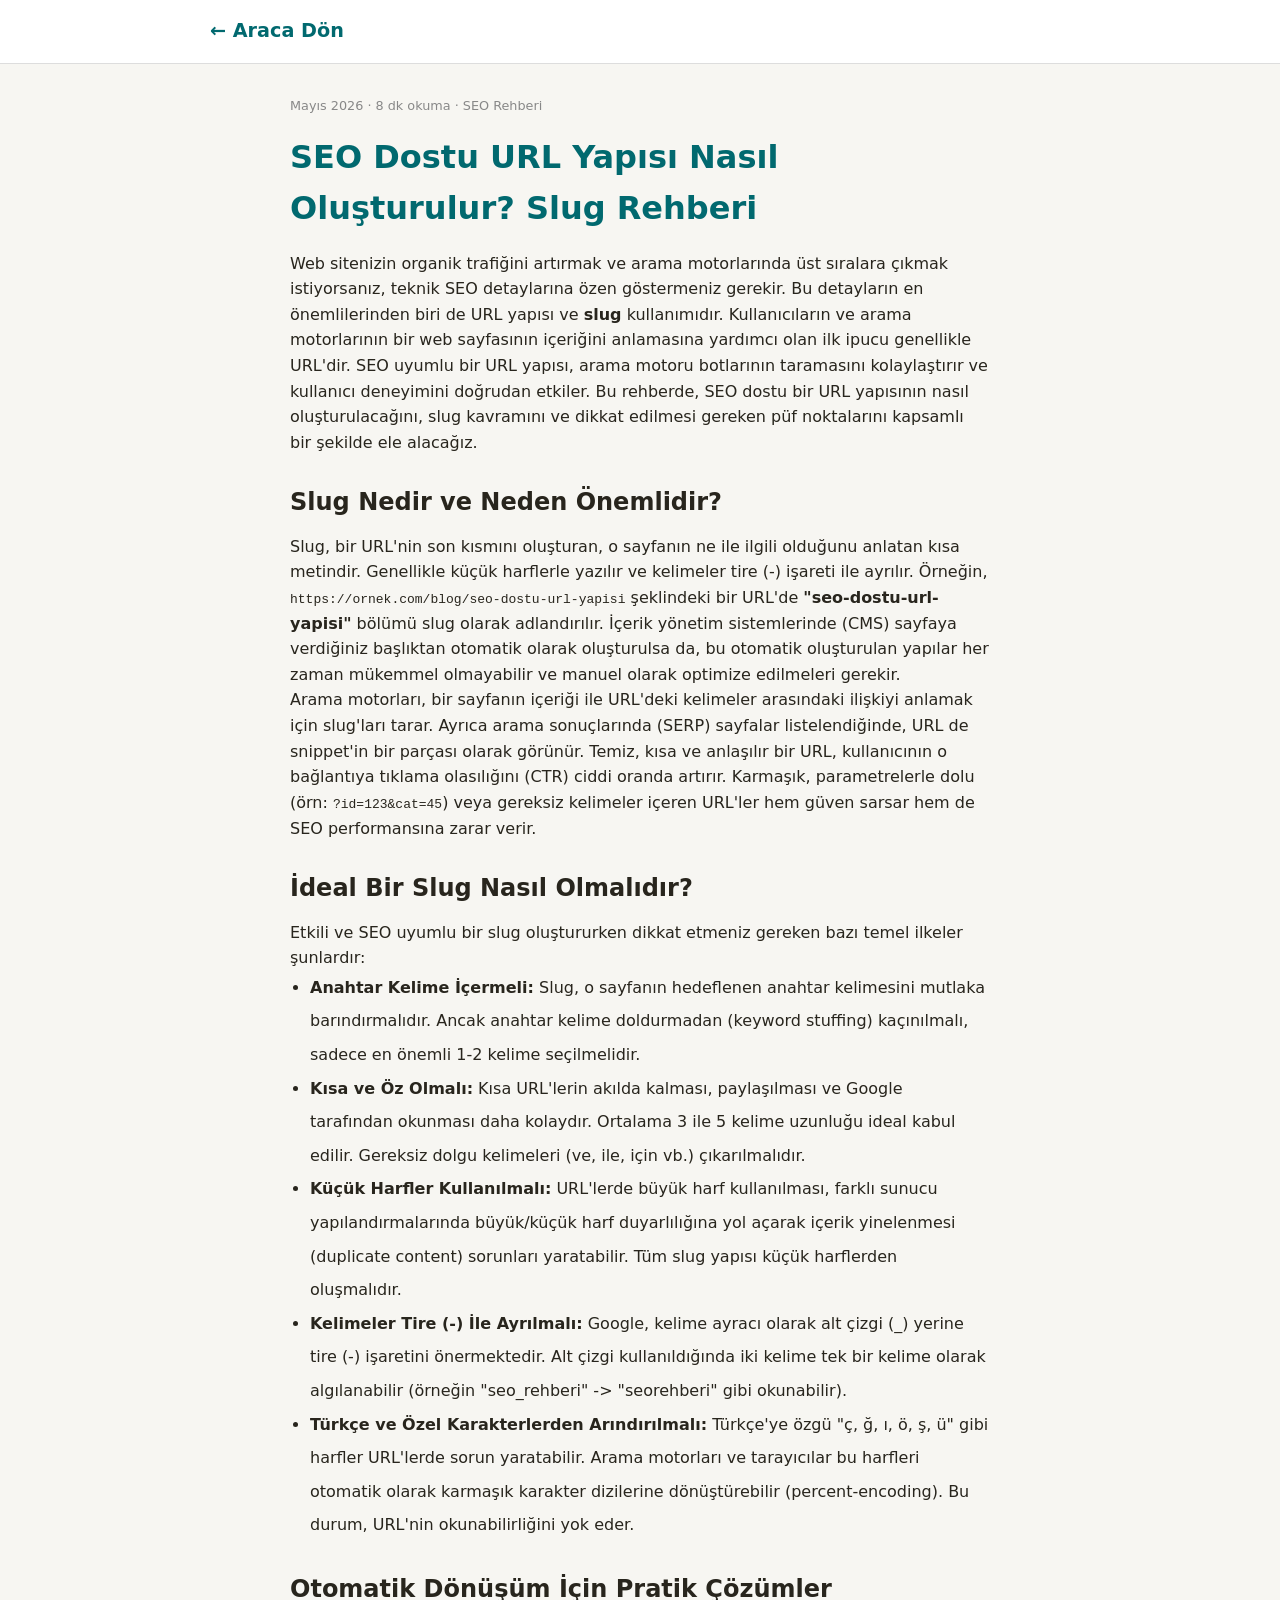
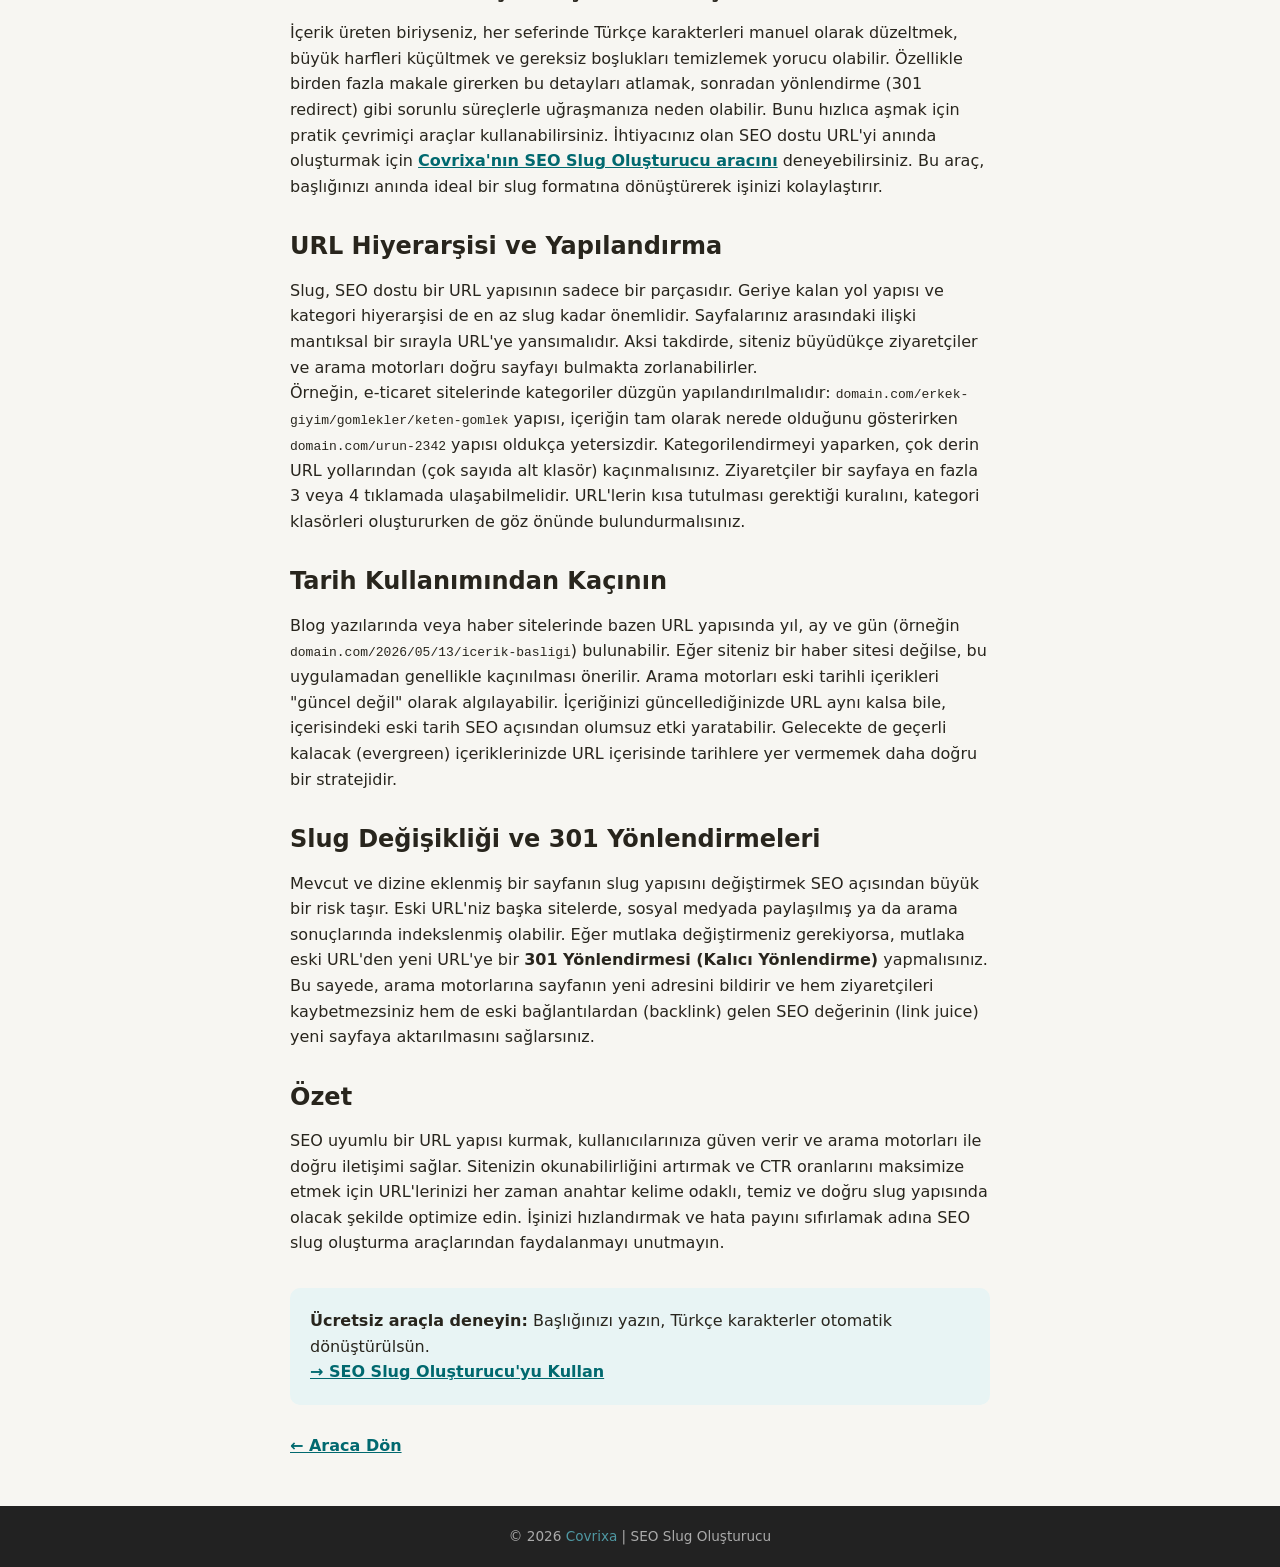
<file: blog6.html>
<!DOCTYPE html>
<html lang="tr">
<head>
  <!-- Google tag (gtag.js) -->
  <script async src="https://www.googletagmanager.com/gtag/js?id=G-CZY23NY5SJ"></script>
  <script>
    window.dataLayer = window.dataLayer || [];
    function gtag(){dataLayer.push(arguments);}
    gtag('js', new Date());
    gtag('config', 'G-CZY23NY5SJ');
  </script>
  <meta charset="UTF-8">
  <meta name="viewport" content="width=device-width, initial-scale=1.0">
  <title>SEO Dostu URL Yapısı Nasıl Oluşturulur? Slug Rehberi | SEO Slug Oluşturucu</title>
  <meta name="description" content="SEO dostu URL yapısı oluşturmanın ipuçları, ideal slug kullanımı ve pratik örnekler içeren kapsamlı rehber.">
  <link rel="canonical" href="https://polatozaslan21.github.io/slugolusturucu/blog6.html">
  <link rel="stylesheet" href="style.css">
</head>
<body>
  <header class="site-header"><div class="container"><a href="index.html" class="logo">← Araca Dön</a></div></header>
  <main class="container" style="padding-top:2rem;padding-bottom:3rem;max-width:740px">
    <div style="font-size:.8rem;color:#888;margin-bottom:1rem">Mayıs 2026 · 8 dk okuma · SEO Rehberi</div>
    <h1 style="color:#01696f;margin-bottom:1rem">SEO Dostu URL Yapısı Nasıl Oluşturulur? Slug Rehberi</h1>

    <p>Web sitenizin organik trafiğini artırmak ve arama motorlarında üst sıralara çıkmak istiyorsanız, teknik SEO detaylarına özen göstermeniz gerekir. Bu detayların en önemlilerinden biri de URL yapısı ve <strong>slug</strong> kullanımıdır. Kullanıcıların ve arama motorlarının bir web sayfasının içeriğini anlamasına yardımcı olan ilk ipucu genellikle URL'dir. SEO uyumlu bir URL yapısı, arama motoru botlarının taramasını kolaylaştırır ve kullanıcı deneyimini doğrudan etkiler. Bu rehberde, SEO dostu bir URL yapısının nasıl oluşturulacağını, slug kavramını ve dikkat edilmesi gereken püf noktalarını kapsamlı bir şekilde ele alacağız.</p>

    <h2 style="margin:1.75rem 0 .75rem">Slug Nedir ve Neden Önemlidir?</h2>
    <p>Slug, bir URL'nin son kısmını oluşturan, o sayfanın ne ile ilgili olduğunu anlatan kısa metindir. Genellikle küçük harflerle yazılır ve kelimeler tire (-) işareti ile ayrılır. Örneğin, <code>https://ornek.com/blog/seo-dostu-url-yapisi</code> şeklindeki bir URL'de <strong>"seo-dostu-url-yapisi"</strong> bölümü slug olarak adlandırılır. İçerik yönetim sistemlerinde (CMS) sayfaya verdiğiniz başlıktan otomatik olarak oluşturulsa da, bu otomatik oluşturulan yapılar her zaman mükemmel olmayabilir ve manuel olarak optimize edilmeleri gerekir.</p>

    <p>Arama motorları, bir sayfanın içeriği ile URL'deki kelimeler arasındaki ilişkiyi anlamak için slug'ları tarar. Ayrıca arama sonuçlarında (SERP) sayfalar listelendiğinde, URL de snippet'in bir parçası olarak görünür. Temiz, kısa ve anlaşılır bir URL, kullanıcının o bağlantıya tıklama olasılığını (CTR) ciddi oranda artırır. Karmaşık, parametrelerle dolu (örn: <code>?id=123&cat=45</code>) veya gereksiz kelimeler içeren URL'ler hem güven sarsar hem de SEO performansına zarar verir.</p>

    <h2 style="margin:1.75rem 0 .75rem">İdeal Bir Slug Nasıl Olmalıdır?</h2>
    <p>Etkili ve SEO uyumlu bir slug oluştururken dikkat etmeniz gereken bazı temel ilkeler şunlardır:</p>

    <ul style="margin-left:1.25rem;line-height:2.1">
      <li><strong>Anahtar Kelime İçermeli:</strong> Slug, o sayfanın hedeflenen anahtar kelimesini mutlaka barındırmalıdır. Ancak anahtar kelime doldurmadan (keyword stuffing) kaçınılmalı, sadece en önemli 1-2 kelime seçilmelidir.</li>
      <li><strong>Kısa ve Öz Olmalı:</strong> Kısa URL'lerin akılda kalması, paylaşılması ve Google tarafından okunması daha kolaydır. Ortalama 3 ile 5 kelime uzunluğu ideal kabul edilir. Gereksiz dolgu kelimeleri (ve, ile, için vb.) çıkarılmalıdır.</li>
      <li><strong>Küçük Harfler Kullanılmalı:</strong> URL'lerde büyük harf kullanılması, farklı sunucu yapılandırmalarında büyük/küçük harf duyarlılığına yol açarak içerik yinelenmesi (duplicate content) sorunları yaratabilir. Tüm slug yapısı küçük harflerden oluşmalıdır.</li>
      <li><strong>Kelimeler Tire (-) İle Ayrılmalı:</strong> Google, kelime ayracı olarak alt çizgi (_) yerine tire (-) işaretini önermektedir. Alt çizgi kullanıldığında iki kelime tek bir kelime olarak algılanabilir (örneğin "seo_rehberi" -> "seorehberi" gibi okunabilir).</li>
      <li><strong>Türkçe ve Özel Karakterlerden Arındırılmalı:</strong> Türkçe'ye özgü "ç, ğ, ı, ö, ş, ü" gibi harfler URL'lerde sorun yaratabilir. Arama motorları ve tarayıcılar bu harfleri otomatik olarak karmaşık karakter dizilerine dönüştürebilir (percent-encoding). Bu durum, URL'nin okunabilirliğini yok eder.</li>
    </ul>

    <h2 style="margin:1.75rem 0 .75rem">Otomatik Dönüşüm İçin Pratik Çözümler</h2>
    <p>İçerik üreten biriyseniz, her seferinde Türkçe karakterleri manuel olarak düzeltmek, büyük harfleri küçültmek ve gereksiz boşlukları temizlemek yorucu olabilir. Özellikle birden fazla makale girerken bu detayları atlamak, sonradan yönlendirme (301 redirect) gibi sorunlu süreçlerle uğraşmanıza neden olabilir. Bunu hızlıca aşmak için pratik çevrimiçi araçlar kullanabilirsiniz. İhtiyacınız olan SEO dostu URL'yi anında oluşturmak için <a href="https://covrixa.com/tr/seo-slug-olusturucu/" target="_blank" rel="noopener" style="color:#01696f;font-weight:600;text-decoration:underline;">Covrixa'nın SEO Slug Oluşturucu aracını</a> deneyebilirsiniz. Bu araç, başlığınızı anında ideal bir slug formatına dönüştürerek işinizi kolaylaştırır.</p>

    <h2 style="margin:1.75rem 0 .75rem">URL Hiyerarşisi ve Yapılandırma</h2>
    <p>Slug, SEO dostu bir URL yapısının sadece bir parçasıdır. Geriye kalan yol yapısı ve kategori hiyerarşisi de en az slug kadar önemlidir. Sayfalarınız arasındaki ilişki mantıksal bir sırayla URL'ye yansımalıdır. Aksi takdirde, siteniz büyüdükçe ziyaretçiler ve arama motorları doğru sayfayı bulmakta zorlanabilirler.</p>

    <p>Örneğin, e-ticaret sitelerinde kategoriler düzgün yapılandırılmalıdır: <code>domain.com/erkek-giyim/gomlekler/keten-gomlek</code> yapısı, içeriğin tam olarak nerede olduğunu gösterirken <code>domain.com/urun-2342</code> yapısı oldukça yetersizdir. Kategorilendirmeyi yaparken, çok derin URL yollarından (çok sayıda alt klasör) kaçınmalısınız. Ziyaretçiler bir sayfaya en fazla 3 veya 4 tıklamada ulaşabilmelidir. URL'lerin kısa tutulması gerektiği kuralını, kategori klasörleri oluştururken de göz önünde bulundurmalısınız.</p>

    <h2 style="margin:1.75rem 0 .75rem">Tarih Kullanımından Kaçının</h2>
    <p>Blog yazılarında veya haber sitelerinde bazen URL yapısında yıl, ay ve gün (örneğin <code>domain.com/2026/05/13/icerik-basligi</code>) bulunabilir. Eğer siteniz bir haber sitesi değilse, bu uygulamadan genellikle kaçınılması önerilir. Arama motorları eski tarihli içerikleri "güncel değil" olarak algılayabilir. İçeriğinizi güncellediğinizde URL aynı kalsa bile, içerisindeki eski tarih SEO açısından olumsuz etki yaratabilir. Gelecekte de geçerli kalacak (evergreen) içeriklerinizde URL içerisinde tarihlere yer vermemek daha doğru bir stratejidir.</p>

    <h2 style="margin:1.75rem 0 .75rem">Slug Değişikliği ve 301 Yönlendirmeleri</h2>
    <p>Mevcut ve dizine eklenmiş bir sayfanın slug yapısını değiştirmek SEO açısından büyük bir risk taşır. Eski URL'niz başka sitelerde, sosyal medyada paylaşılmış ya da arama sonuçlarında indekslenmiş olabilir. Eğer mutlaka değiştirmeniz gerekiyorsa, mutlaka eski URL'den yeni URL'ye bir <strong>301 Yönlendirmesi (Kalıcı Yönlendirme)</strong> yapmalısınız. Bu sayede, arama motorlarına sayfanın yeni adresini bildirir ve hem ziyaretçileri kaybetmezsiniz hem de eski bağlantılardan (backlink) gelen SEO değerinin (link juice) yeni sayfaya aktarılmasını sağlarsınız.</p>

    <h2 style="margin:1.75rem 0 .75rem">Özet</h2>
    <p>SEO uyumlu bir URL yapısı kurmak, kullanıcılarınıza güven verir ve arama motorları ile doğru iletişimi sağlar. Sitenizin okunabilirliğini artırmak ve CTR oranlarını maksimize etmek için URL'lerinizi her zaman anahtar kelime odaklı, temiz ve doğru slug yapısında olacak şekilde optimize edin. İşinizi hızlandırmak ve hata payını sıfırlamak adına SEO slug oluşturma araçlarından faydalanmayı unutmayın.</p>

    <div style="background:#e8f4f4;border-radius:10px;padding:1.25rem;margin-top:2rem">
      <strong>Ücretsiz araçla deneyin:</strong> Başlığınızı yazın, Türkçe karakterler otomatik dönüştürülsün.<br>
      <a href="index.html" style="color:#01696f;font-weight:600">→ SEO Slug Oluşturucu'yu Kullan</a>
    </div>

    <p style="margin-top:1.75rem"><a href="index.html" style="color:#01696f;font-weight:600">← Araca Dön</a></p>
  </main>
  <footer class="site-footer"><div class="container"><p>© 2026 <a href="https://covrixa.com" target="_blank" rel="noopener">Covrixa</a> | SEO Slug Oluşturucu</p></div></footer>
</body>
</html>
</file>
<file: style.css>
*, *::before, *::after { box-sizing: border-box; margin: 0; padding: 0; }
body { font-family: 'Segoe UI', system-ui, sans-serif; background: #f7f6f2; color: #28251d; line-height: 1.6; }
.container { max-width: 900px; margin: 0 auto; padding: 0 1.25rem; }
.site-header { background: #fff; border-bottom: 1px solid #ddd; padding: 1rem 0; }
.site-header .container { display: flex; align-items: center; justify-content: space-between; }
.logo { font-weight: 700; font-size: 1.2rem; color: #01696f; text-decoration: none; }
nav a { color: #555; text-decoration: none; font-size: 0.9rem; margin-left: 1rem; }
nav a:hover { color: #01696f; }
.hero { text-align: center; padding: 3rem 1rem 2rem; }
.hero h1 { font-size: clamp(1.6rem,4vw,2.4rem); color: #01696f; margin-bottom: 0.75rem; }
.hero p { color: #555; max-width: 600px; margin: 0 auto; }
.calculator-card { background: #fff; border-radius: 12px; padding: 2rem; box-shadow: 0 4px 16px rgba(0,0,0,.07); margin-bottom: 3rem; }
.form-group { margin-bottom: 1.25rem; }
.form-group label { display: block; font-weight: 600; margin-bottom: 0.4rem; color: #333; }
.form-group input[type=text], .result-row input[type=text] { width: 100%; padding: 0.75rem 1rem; border: 1.5px solid #ddd; border-radius: 8px; font-size: 1rem; background: #fafafa; transition: border-color .2s; }
.form-group input:focus, .result-row input:focus { outline: none; border-color: #01696f; }
.options-row { display: flex; flex-wrap: wrap; gap: 1rem; margin-bottom: 1.25rem; }
.option-label { display: flex; align-items: center; gap: 0.4rem; font-size: 0.9rem; cursor: pointer; }
.option-label input { accent-color: #01696f; }
.result-group label { display: block; font-weight: 600; margin-bottom: 0.4rem; color: #333; }
.result-row { display: flex; gap: 0.75rem; align-items: center; }
.result-row input { background: #f0faf9; border-color: #b2d8d6; color: #01696f; font-family: monospace; font-size: 1rem; word-break: break-all; }
.btn-copy { padding: 0.75rem 1.25rem; background: #01696f; color: #fff; border: none; border-radius: 8px; font-size: 0.95rem; cursor: pointer; white-space: nowrap; transition: background .2s; }
.btn-copy:hover { background: #0c4e54; }
.char-count { font-size: 0.82rem; color: #888; margin-top: 0.5rem; }
.blog-section { margin-bottom: 3rem; }
.blog-section h2 { font-size: 1.4rem; margin-bottom: 1.25rem; color: #222; }
.blog-grid { display: grid; grid-template-columns: repeat(auto-fill, minmax(240px, 1fr)); gap: 1rem; }
.blog-card { background: #fff; border: 1px solid #e8e5e0; border-radius: 10px; padding: 1.25rem; text-decoration: none; color: inherit; transition: box-shadow .2s, transform .2s; display: block; }
.blog-card:hover { box-shadow: 0 6px 18px rgba(0,0,0,.1); transform: translateY(-2px); }
.blog-card h3 { font-size: 1rem; color: #01696f; margin-bottom: 0.4rem; }
.blog-card p { font-size: 0.875rem; color: #666; }
.covrixa-cta { text-align: center; background: #e8f4f4; border-radius: 10px; padding: 1.25rem; margin-bottom: 3rem; }
.covrixa-cta a { color: #01696f; font-weight: 600; }
.site-footer { background: #222; color: #aaa; text-align: center; padding: 1.25rem; font-size: 0.85rem; }
.site-footer a { color: #4f98a3; text-decoration: none; }
@media(max-width:600px){ .result-row { flex-direction: column; } .btn-copy { width: 100%; } }
</file>
